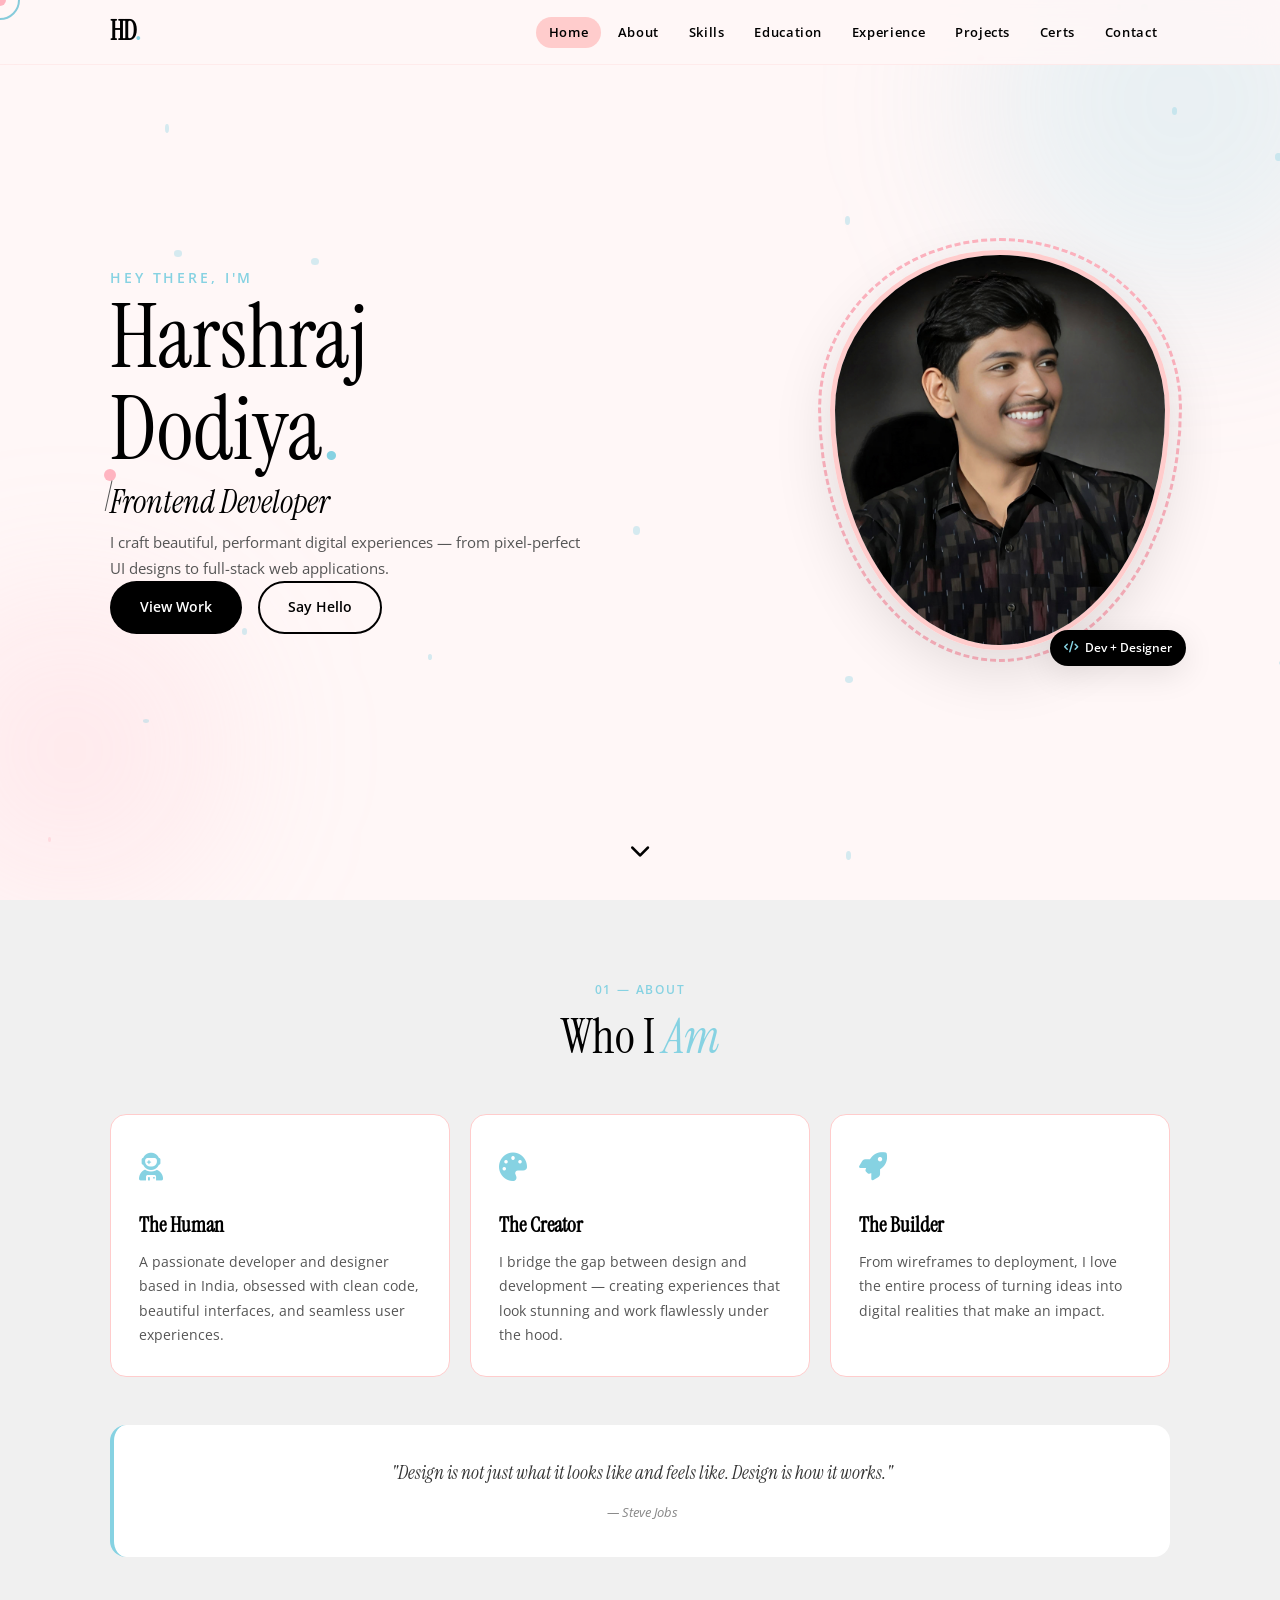
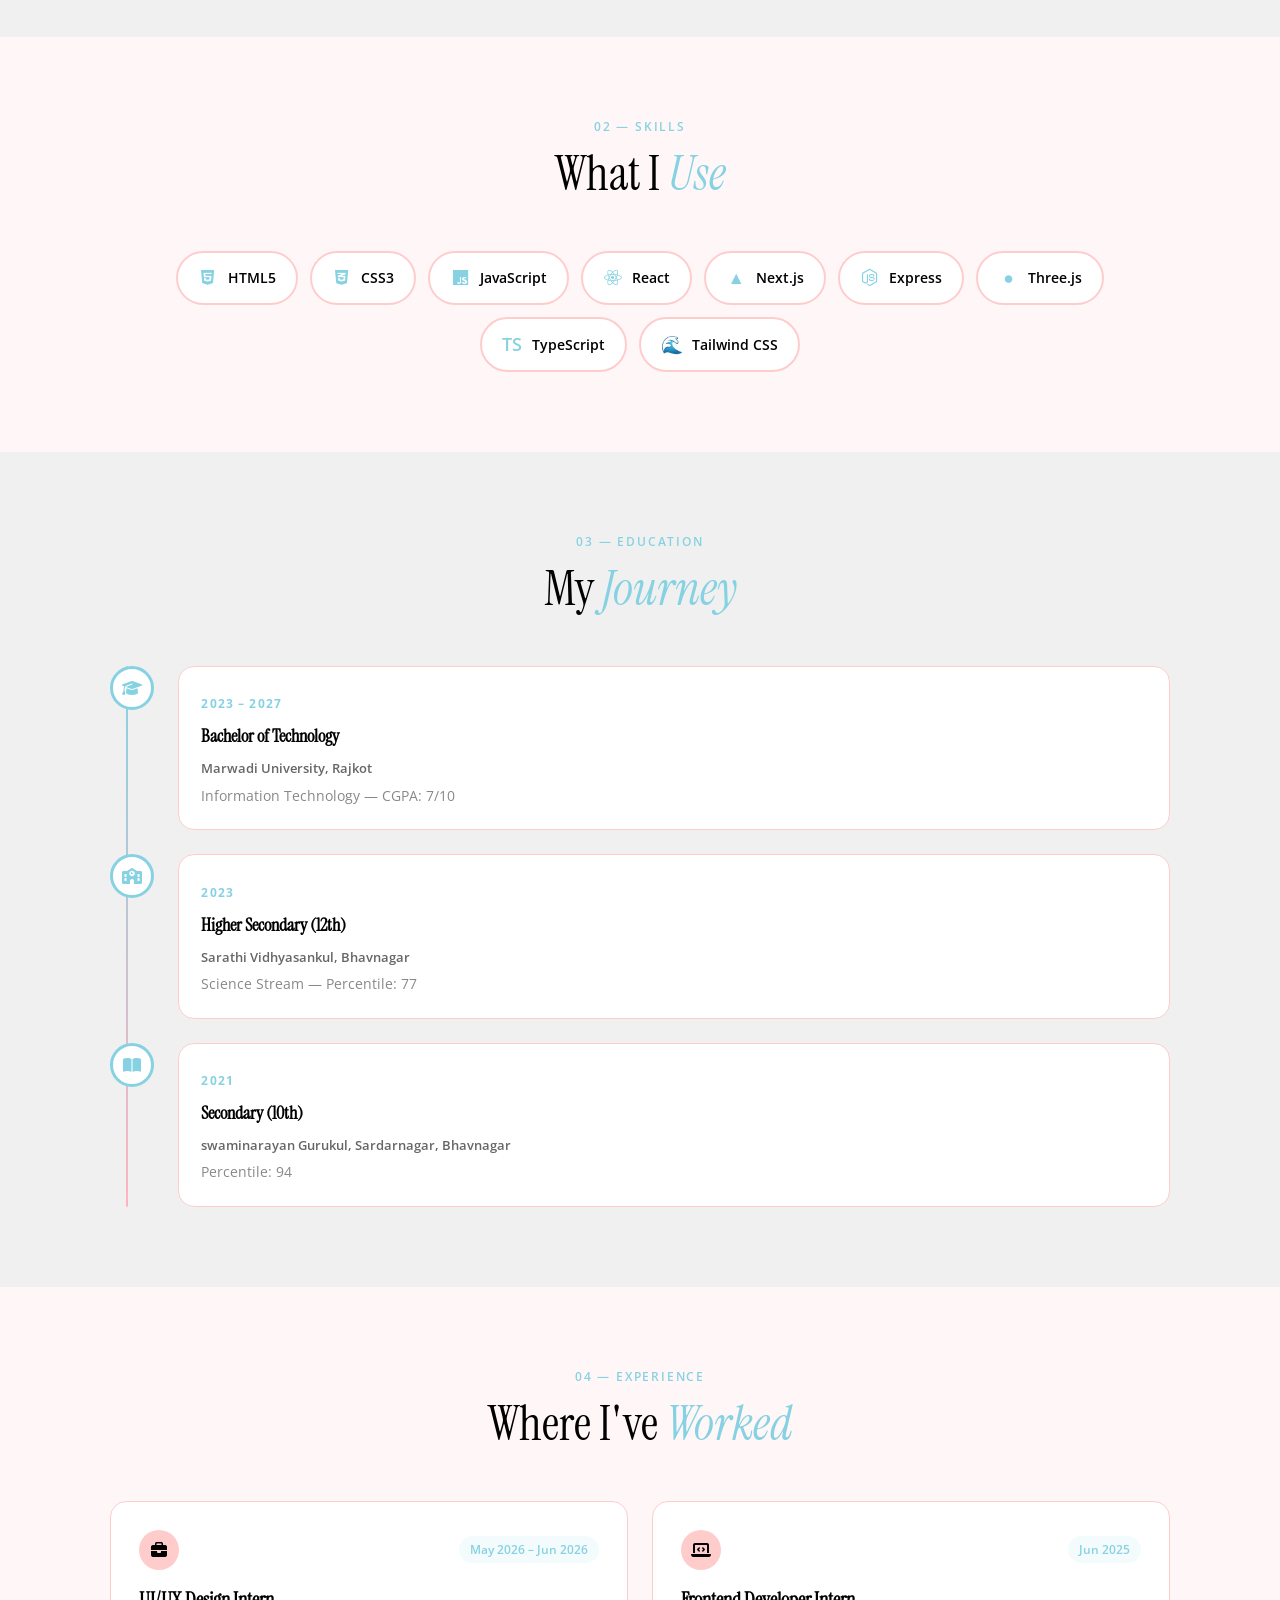
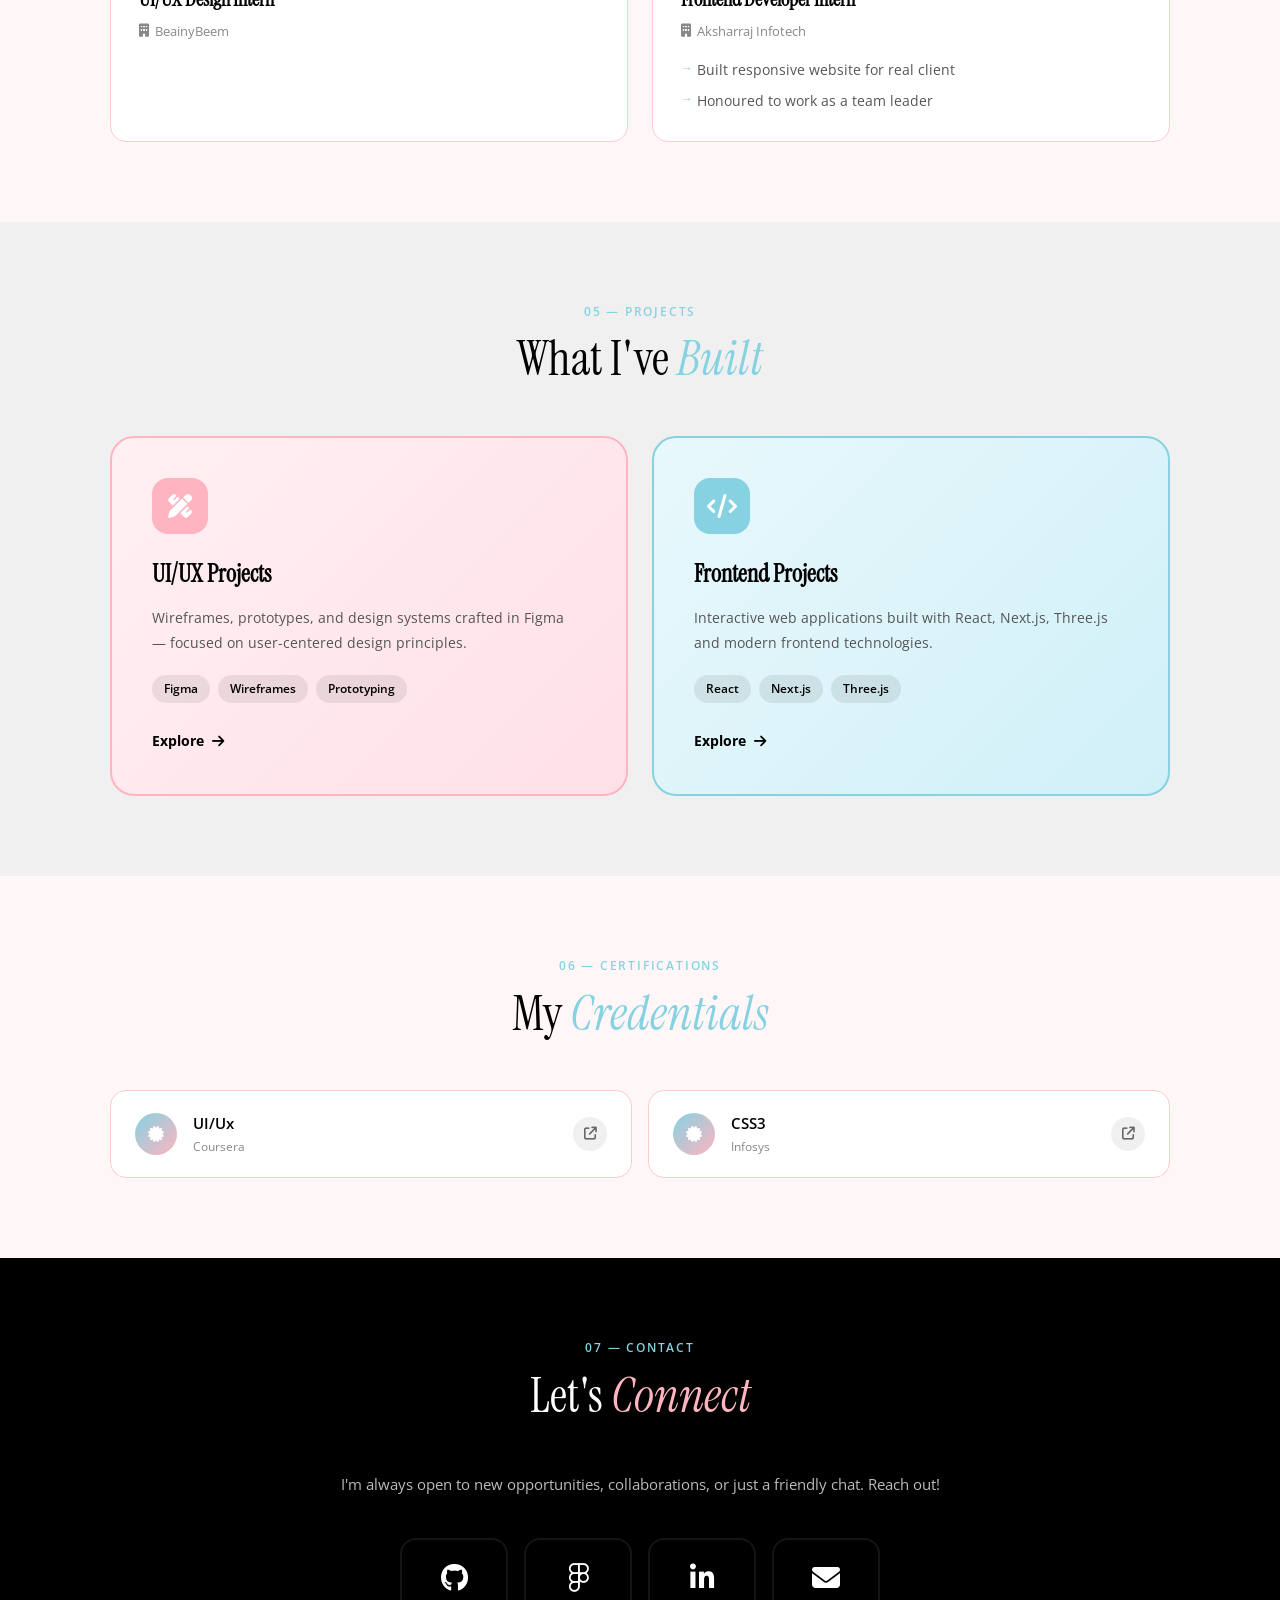
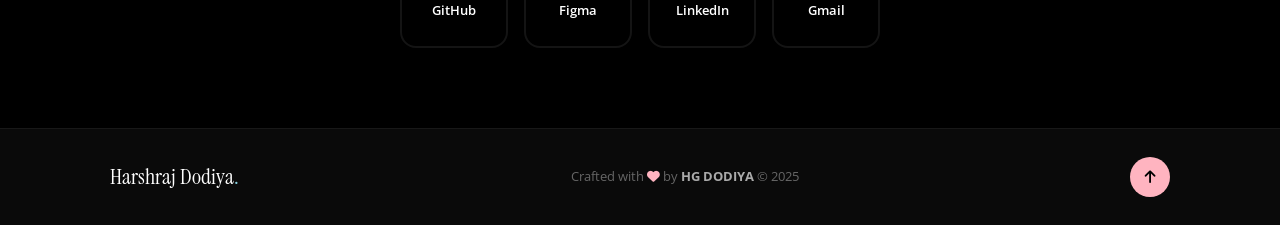
<file: index.html>
<!DOCTYPE html>
<html lang="en">

<head>
  <meta charset="UTF-8" />
  <meta name="viewport" content="width=device-width, initial-scale=1.0" />
  <title>Portfolio | Creative Developer</title>
  <link rel="stylesheet" href="style.css" />
  <link rel="preconnect" href="https://fonts.googleapis.com" />
  <link rel="preconnect" href="https://fonts.gstatic.com" crossorigin />
  <link
    href="https://fonts.googleapis.com/css2?family=Open+Sans:ital,wght@0,300;0,400;0,500;0,600;0,700;1,400&family=Instrument+Serif:ital@0;1&display=swap"
    rel="stylesheet" />
  <link rel="stylesheet" href="https://cdnjs.cloudflare.com/ajax/libs/font-awesome/6.5.1/css/all.min.css" />
</head>

<body>

  <!-- HEADER -->
  <header class="header" id="header">
    <nav class="nav container">
      <a href="#home" class="nav__logo">
        <!-- Replace with your logo image -->
        <span class="logo-text">HD<span class="logo-dot">.</span></span>
      </a>
      <ul class="nav__list" id="navList">
        <li><a href="#home" class="nav__link active">Home</a></li>
        <li><a href="#about" class="nav__link">About</a></li>
        <li><a href="#skills" class="nav__link">Skills</a></li>
        <li><a href="#education" class="nav__link">Education</a></li>
        <li><a href="#experience" class="nav__link">Experience</a></li>
        <li><a href="#projects" class="nav__link">Projects</a></li>
        <li><a href="#certifications" class="nav__link">Certs</a></li>
        <li><a href="#contact" class="nav__link">Contact</a></li>
      </ul>
      <button class="nav__toggle" id="navToggle" aria-label="Toggle menu">
        <i class="fa-solid fa-bars"></i>
      </button>
    </nav>
  </header>

  <main>
    <!-- HOME -->
    <section class="home section" id="home">
      <div class="home__blob-1"></div>
      <div class="home__blob-2"></div>
      <div class="container home__container">
        <div class="home__text">
          <p class="home__greeting reveal">Hey there, I'm</p>
          <h1 class="home__name reveal">Harshraj Dodiya<span class="accent">.</span></h1>
          <h2 class="home__title reveal">
            <span class="typed-text"></span><span class="cursor">|</span>
          </h2>
          <p class="home__desc reveal">
            I craft beautiful, performant digital experiences — from pixel-perfect UI designs to full-stack web
            applications.
          </p>
          <div class="home__btns reveal">
            <a href="#projects" class="btn btn--primary">View Work</a>
            <a href="#contact" class="btn btn--outline">Say Hello</a>
          </div>
        </div>
        <div class="home__img-wrap reveal">
          <div class="home__img-ring"></div>
          <!-- Replace src with your actual photo path -->
          <img src="img/profile.jpeg" alt="Your Name" class="home__img"
            onerror="this.src='https://via.placeholder.com/340x400/ffcccc/000000?text=Your+Photo'" />
          <div class="home__img-badge">
            <i class="fa-solid fa-code"></i>
            <span>Dev + Designer</span>
          </div>
        </div>
      </div>
      <div class="home__scroll">
        <a href="#about"><i class="fa-solid fa-chevron-down bounce"></i></a>
      </div>
    </section>

    <!-- ABOUT -->
    <section class="about section" id="about">
      <div class="container">
        <div class="section__head reveal">
          <span class="section__tag">01 — About</span>
          <h2 class="section__title">Who I <em>Am</em></h2>
        </div>
        <div class="about__grid">
          <div class="about__card reveal">
            <div class="about__icon"><i class="fa-solid fa-user-astronaut"></i></div>
            <h3>The Human</h3>
            <p>A passionate developer and designer based in India, obsessed with clean code, beautiful interfaces, and
              seamless user experiences.</p>
          </div>
          <div class="about__card reveal">
            <div class="about__icon"><i class="fa-solid fa-palette"></i></div>
            <h3>The Creator</h3>
            <p>I bridge the gap between design and development — creating experiences that look stunning and work
              flawlessly under the hood.</p>
          </div>
          <div class="about__card reveal">
            <div class="about__icon"><i class="fa-solid fa-rocket"></i></div>
            <h3>The Builder</h3>
            <p>From wireframes to deployment, I love the entire process of turning ideas into digital realities that
              make an impact.</p>
          </div>
        </div>
        <div class="about__quote reveal">
          <blockquote>"Design is not just what it looks like and feels like. Design is how it works."</blockquote>
          <cite>— Steve Jobs</cite>
        </div>
      </div>
    </section>

    <!-- SKILLS -->
    <section class="skills section" id="skills">
      <div class="container">
        <div class="section__head reveal">
          <span class="section__tag">02 — Skills</span>
          <h2 class="section__title">What I <em>Use</em></h2>
        </div>
        <div class="skills__grid">
          <div class="skill__pill reveal" style="--i:1"><span class="skill__icon"><i
                class="fa-brands fa-html5"></i></span><span>HTML5</span></div>
          <div class="skill__pill reveal" style="--i:2"><span class="skill__icon"><i
                class="fa-brands fa-css3-alt"></i></span><span>CSS3</span></div>
          <div class="skill__pill reveal" style="--i:3"><span class="skill__icon"><i
                class="fa-brands fa-js"></i></span><span>JavaScript</span></div>
          <div class="skill__pill reveal" style="--i:4"><span class="skill__icon"><i
                class="fa-brands fa-react"></i></span><span>React</span></div>
          <div class="skill__pill reveal" style="--i:5"><span class="skill__icon">▲</span><span>Next.js</span></div>
          <div class="skill__pill reveal" style="--i:6"><span class="skill__icon"><i
                class="fa-brands fa-node-js"></i></span><span>Express</span></div>
          <div class="skill__pill reveal" style="--i:7"><span class="skill__icon">●</span><span>Three.js</span></div>
          <div class="skill__pill reveal" style="--i:8"><span class="skill__icon">TS</span><span>TypeScript</span></div>
          <div class="skill__pill reveal" style="--i:9"><span class="skill__icon">🌊</span><span>Tailwind CSS</span>
          </div>
        </div>
      </div>
    </section>

    <!-- EDUCATION -->
    <section class="education section" id="education">
      <div class="container">
        <div class="section__head reveal">
          <span class="section__tag">03 — Education</span>
          <h2 class="section__title">My <em>Journey</em></h2>
        </div>
        <div class="timeline">
          <div class="timeline__item reveal">
            <div class="timeline__dot"><i class="fa-solid fa-graduation-cap"></i></div>
            <div class="timeline__card">
              <span class="timeline__year">2023 – 2027</span>
              <h3 class="timeline__title">Bachelor of Technology</h3>
              <p class="timeline__sub">Marwadi University, Rajkot</p>
              <p class="timeline__desc">Information Technology — CGPA: 7/10</p>
            </div>
          </div>
          <div class="timeline__item reveal">
            <div class="timeline__dot"><i class="fa-solid fa-school"></i></div>
            <div class="timeline__card">
              <span class="timeline__year">2023</span>
              <h3 class="timeline__title">Higher Secondary (12th)</h3>
              <p class="timeline__sub">Sarathi Vidhyasankul, Bhavnagar</p>
              <p class="timeline__desc">Science Stream — Percentile: 77</p>
            </div>
          </div>
          <div class="timeline__item reveal">
            <div class="timeline__dot"><i class="fa-solid fa-book-open"></i></div>
            <div class="timeline__card">
              <span class="timeline__year">2021</span>
              <h3 class="timeline__title">Secondary (10th)</h3>
              <p class="timeline__sub">swaminarayan Gurukul, Sardarnagar, Bhavnagar</p>
              <p class="timeline__desc">Percentile: 94</p>
            </div>
          </div>
        </div>
      </div>
    </section>

    <!-- EXPERIENCE -->
    <section class="experience section" id="experience">
      <div class="container">
        <div class="section__head reveal">
          <span class="section__tag">04 — Experience</span>
          <h2 class="section__title">Where I've <em>Worked</em></h2>
        </div>
        <div class="exp__grid">
          <div class="exp__card reveal">
            <div class="exp__top">
              <div class="exp__icon"><i class="fa-solid fa-briefcase"></i></div>
              <span class="exp__date">May 2026 – Jun 2026</span>
            </div>
            <h3 class="exp__role">UI/UX Design Intern</h3>
            <p class="exp__company"><i class="fa-solid fa-building"></i> BeainyBeem</p>
            <ul class="exp__list">
            </ul>
          </div>
          <div class="exp__card reveal">
            <div class="exp__top">
              <div class="exp__icon"><i class="fa-solid fa-laptop-code"></i></div>
              <span class="exp__date">Jun 2025</span>
            </div>
            <h3 class="exp__role">Frontend Developer Intern</h3>
            <p class="exp__company"><i class="fa-solid fa-building"></i> Aksharraj Infotech</p>
            <ul class="exp__list">
              <li>Built responsive website for real client</li>
              <li>Honoured to work as a team leader</li>
            </ul>
          </div>
        </div>
      </div>
    </section>

    <!-- PROJECTS -->
    <section class="projects section" id="projects">
      <div class="container">
        <div class="section__head reveal">
          <span class="section__tag">05 — Projects</span>
          <h2 class="section__title">What I've <em>Built</em></h2>
        </div>
        <div class="projects__cards">
          <a href="uiuxprojects.html" class="project__card project__card--uiux reveal">
            <div class="project__card-glow"></div>
            <div class="project__card-content">
              <div class="project__icon"><i class="fa-solid fa-pen-ruler"></i></div>
              <h3>UI/UX Projects</h3>
              <p>Wireframes, prototypes, and design systems crafted in Figma — focused on user-centered design
                principles.</p>
              <div class="project__tags">
                <span>Figma</span><span>Wireframes</span><span>Prototyping</span>
              </div>
              <span class="project__cta">Explore <i class="fa-solid fa-arrow-right"></i></span>
            </div>
          </a>
          <a href="frontendprojects.html" class="project__card project__card--frontend reveal">
            <div class="project__card-glow"></div>
            <div class="project__card-content">
              <div class="project__icon"><i class="fa-solid fa-code"></i></div>
              <h3>Frontend Projects</h3>
              <p>Interactive web applications built with React, Next.js, Three.js and modern frontend technologies.</p>
              <div class="project__tags">
                <span>React</span><span>Next.js</span><span>Three.js</span>
              </div>
              <span class="project__cta">Explore <i class="fa-solid fa-arrow-right"></i></span>
            </div>
          </a>
        </div>
      </div>
    </section>

    <!-- CERTIFICATIONS -->
    <section class="certifications section" id="certifications">
      <div class="container">
        <div class="section__head reveal">
          <span class="section__tag">06 — Certifications</span>
          <h2 class="section__title">My <em>Credentials</em></h2>
        </div>
        <div class="cert__grid">
          <div class="cert__card reveal">
            <div class="cert__badge"><i class="fa-solid fa-certificate"></i></div>
            <div class="cert__info">
              <h3>UI/Ux</h3>
              <p>Coursera</p>
            </div>
            <a href="certificates/UIUX.pdf" class="cert__link" title="View Certificate"><i class="fa-solid fa-external-link"></i></a>
          </div>
          <div class="cert__card reveal">
            <div class="cert__badge"><i class="fa-solid fa-certificate"></i></div>
            <div class="cert__info">
              <h3>CSS3</h3>
              <p>Infosys</p>
            </div>
            <a href="certificates/CSS INFOSYS.pdf" class="cert__link" title="View Certificate"><i class="fa-solid fa-external-link"></i></a>
          </div>
        </div>
      </div>
    </section>

    <!-- CONTACT -->
    <section class="contact section" id="contact">
      <div class="container">
        <div class="section__head reveal">
          <span class="section__tag">07 — Contact</span>
          <h2 class="section__title">Let's <em>Connect</em></h2>
        </div>
        <p class="contact__sub reveal">I'm always open to new opportunities, collaborations, or just a friendly chat.
          Reach out!</p>
        <div class="contact__links reveal">
          <a href="https://github.com/harshrajd3002" target="_blank" class="contact__link contact__link--github">
            <i class="fa-brands fa-github"></i>
            <span>GitHub</span>
          </a>
          <a href="https://figma.com/" target="_blank" class="contact__link contact__link--figma">
            <i class="fa-brands fa-figma"></i>
            <span>Figma</span>
          </a>
          <a href="https://linkedin.com/in/harshrajsinhbapu" target="_blank"
            class="contact__link contact__link--linkedin">
            <i class="fa-brands fa-linkedin-in"></i>
            <span>LinkedIn</span>
          </a>
          <a href="mailto:dharshraj39@gmail.com" class="contact__link contact__link--gmail">
            <i class="fa-solid fa-envelope"></i>
            <span>Gmail</span>
          </a>
        </div>
      </div>
    </section>
  </main>

  <!-- FOOTER -->
  <footer class="footer">
    <div class="container footer__inner">
      <a href="#home" class="footer__logo">Harshraj Dodiya<span>.</span></a>
      <p class="footer__copy">Crafted with <i class="fa-solid fa-heart"></i> by <strong>HG DODIYA</strong> © 2025</p>
      <a href="#home" class="footer__top" aria-label="Back to top">
        <i class="fa-solid fa-arrow-up"></i>
      </a>
    </div>
  </footer>

  <script src="script.js"></script>
</body>

</html>
</file>
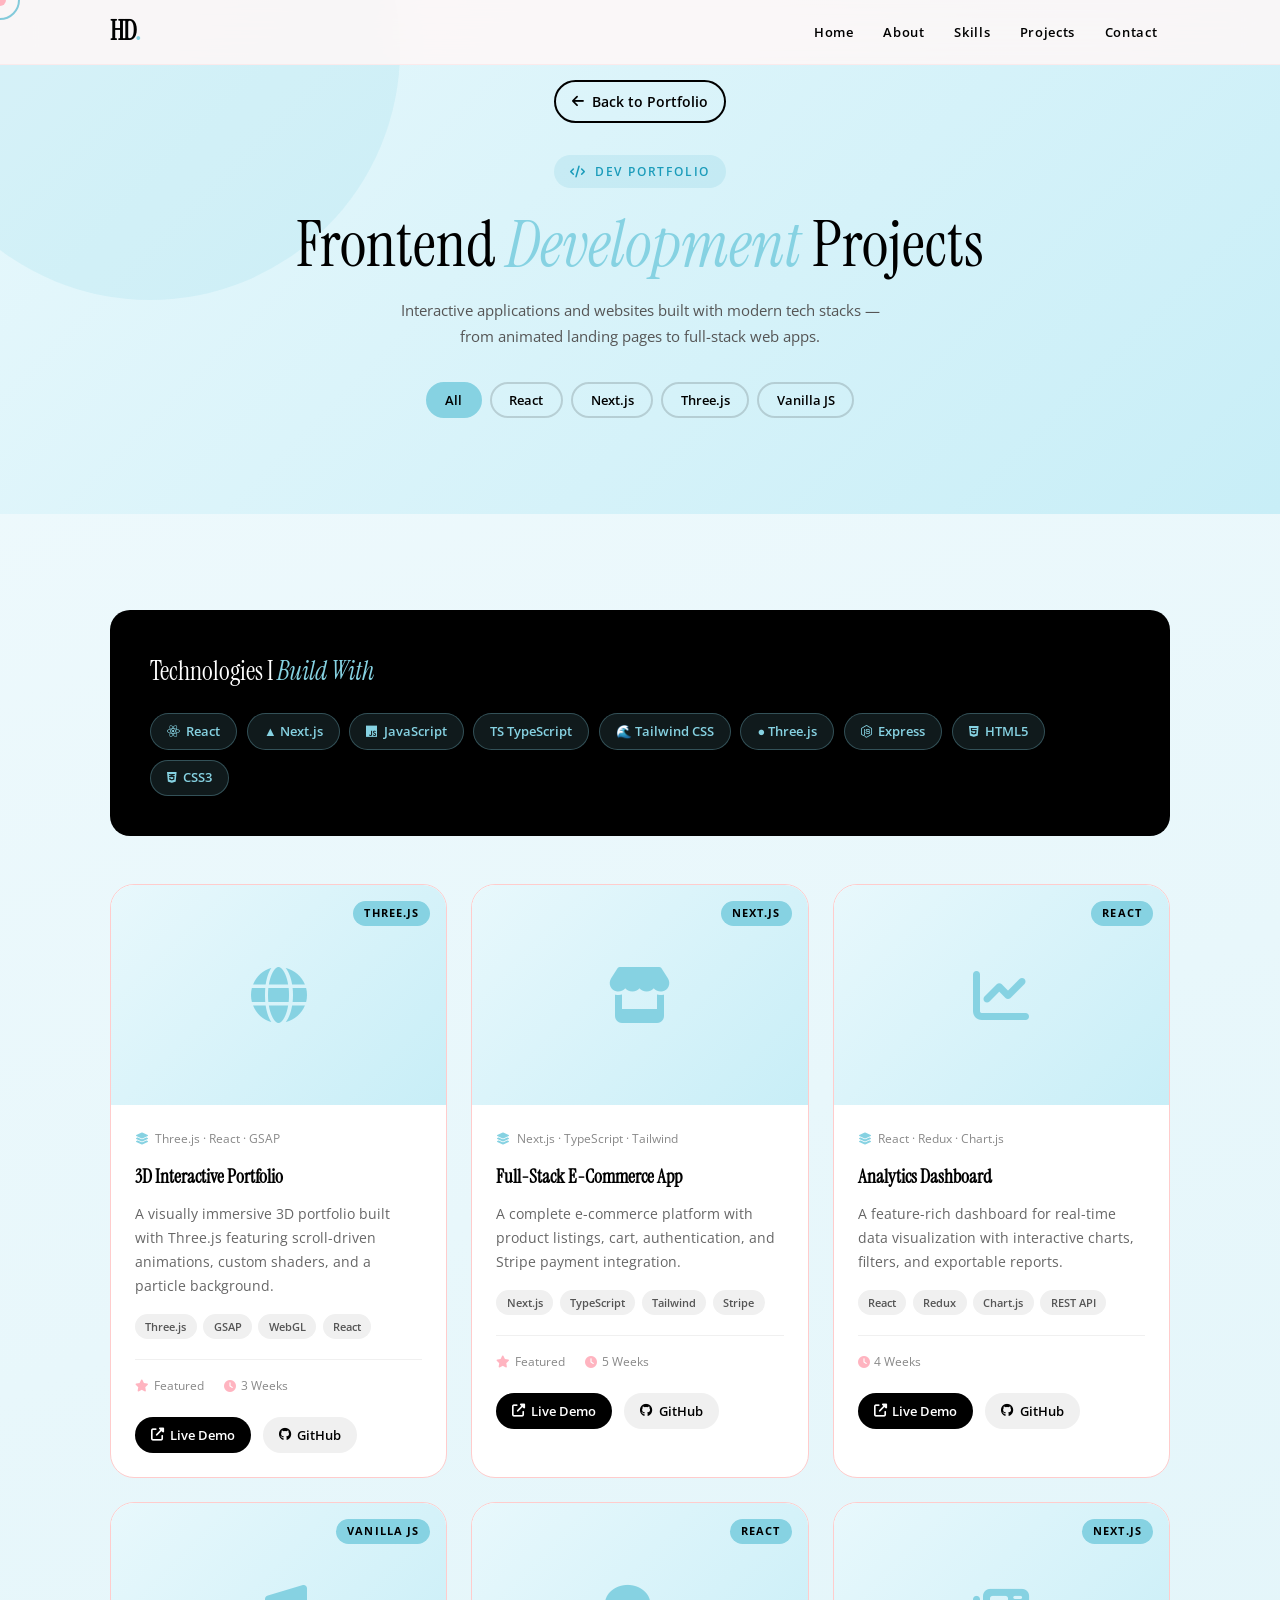
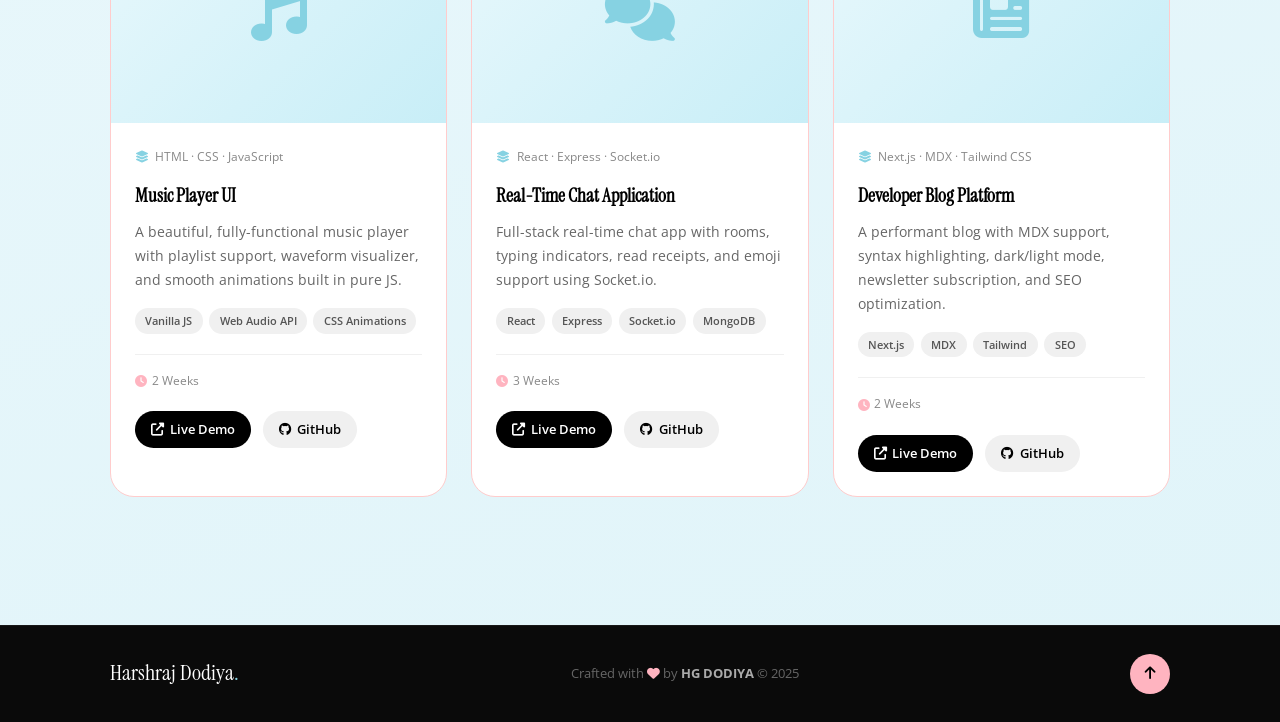
<file: frontendprojects.html>
<!DOCTYPE html>
<html lang="en">

<head>
  <meta charset="UTF-8" />
  <meta name="viewport" content="width=device-width, initial-scale=1.0" />
  <title>Frontend Projects | Portfolio</title>
  <link rel="stylesheet" href="style.css" />
  <link rel="preconnect" href="https://fonts.googleapis.com" />
  <link rel="preconnect" href="https://fonts.gstatic.com" crossorigin />
  <link
    href="https://fonts.googleapis.com/css2?family=Open+Sans:ital,wght@0,300;0,400;0,500;0,600;0,700;1,400&family=Instrument+Serif:ital@0;1&display=swap"
    rel="stylesheet" />
  <link rel="stylesheet" href="https://cdnjs.cloudflare.com/ajax/libs/font-awesome/6.5.1/css/all.min.css" />
  <style>
    .sub-page-fe {
      background: linear-gradient(160deg, #f0fafd 0%, #e0f4f9 100%);
    }

    .fe-hero {
      background: linear-gradient(135deg, #e8f8fc 0%, #c8eef7 100%);
      padding: 5rem 0 3rem;
      text-align: center;
      position: relative;
      overflow: hidden;
    }

    .fe-hero::before {
      content: '';
      position: absolute;
      width: 500px;
      height: 500px;
      border-radius: 50%;
      background: rgba(134, 210, 226, 0.18);
      top: -200px;
      left: -100px;
      animation: floatBlob 8s ease-in-out infinite;
      pointer-events: none;
    }

    @keyframes floatBlob {

      0%,
      100% {
        transform: scale(1) translate(0, 0);
      }

      50% {
        transform: scale(1.05) translate(20px, 15px);
      }
    }

    .fe-hero .hero-tag {
      display: inline-flex;
      align-items: center;
      gap: 0.5rem;
      font-size: 0.75rem;
      font-weight: 600;
      letter-spacing: 0.15em;
      text-transform: uppercase;
      color: #1a9bba;
      background: rgba(26, 155, 186, 0.1);
      padding: 0.4rem 1rem;
      border-radius: 40px;
      margin-bottom: 1.25rem;
    }

    .fe-hero h1 {
      font-family: 'Instrument Serif', serif;
      font-size: clamp(2.2rem, 6vw, 4rem);
      font-weight: 400;
      line-height: 1.15;
      margin-bottom: 1rem;
    }

    .fe-hero h1 em {
      font-style: italic;
      color: #86D2E2;
    }

    .fe-hero p {
      max-width: 500px;
      margin: 0 auto 2rem;
      font-size: 0.95rem;
      color: #555;
    }

    .filter-bar {
      display: flex;
      flex-wrap: wrap;
      gap: 0.5rem;
      justify-content: center;
      margin-bottom: 3rem;
    }

    .filter-btn {
      padding: 0.45rem 1.1rem;
      border-radius: 40px;
      border: 2px solid rgba(0, 0, 0, 0.15);
      background: transparent;
      font-family: 'Open Sans', sans-serif;
      font-size: 0.8rem;
      font-weight: 600;
      cursor: pointer;
      transition: 0.3s;
    }

    .filter-btn:hover,
    .filter-btn.active {
      background: #86D2E2;
      border-color: #86D2E2;
      color: #000;
    }

    /* Image area for FE projects */
    .proj-card__img-area {
      height: 220px;
      background: linear-gradient(135deg, #e8f8fc, #c8eef7);
      display: flex;
      align-items: center;
      justify-content: center;
      font-size: 3.5rem;
      position: relative;
      overflow: hidden;
    }

    .proj-card__img-area img {
      width: 100%;
      height: 100%;
      object-fit: cover;
    }

    .proj-card__img-area .placeholder-icon {
      color: #86D2E2;
    }

    .proj-card__badge {
      position: absolute;
      top: 1rem;
      right: 1rem;
      font-size: 0.68rem;
      font-weight: 700;
      letter-spacing: 0.1em;
      text-transform: uppercase;
      background: #86D2E2;
      color: #000;
      padding: 0.2rem 0.7rem;
      border-radius: 40px;
    }

    .tech-stack {
      display: flex;
      align-items: center;
      gap: 0.4rem;
      font-size: 0.75rem;
      color: #888;
      margin-bottom: 0.75rem;
    }

    .tech-stack i {
      color: #86D2E2;
    }

    .proj-stats {
      display: flex;
      gap: 1.25rem;
      margin-top: 1rem;
      padding-top: 1rem;
      border-top: 1px solid #f0f0f0;
    }

    .proj-stat {
      font-size: 0.75rem;
      color: #888;
      display: flex;
      align-items: center;
      gap: 0.3rem;
    }

    .proj-stat i {
      color: #FFB4C0;
    }

    /* Tech banner */
    .tech-banner {
      background: #000;
      color: #fff;
      padding: 2.5rem;
      border-radius: 20px;
      margin: 0 0 3rem;
    }

    .tech-banner h2 {
      font-family: 'Instrument Serif', serif;
      font-size: 1.6rem;
      font-weight: 400;
      margin-bottom: 1.25rem;
    }

    .tech-banner h2 em {
      font-style: italic;
      color: #86D2E2;
    }

    .tech-chips {
      display: flex;
      flex-wrap: wrap;
      gap: 0.6rem;
    }

    .tech-chip {
      padding: 0.4rem 1rem;
      border-radius: 40px;
      background: rgba(134, 210, 226, 0.12);
      border: 1px solid rgba(134, 210, 226, 0.3);
      font-size: 0.8rem;
      font-weight: 600;
      color: #86D2E2;
      display: flex;
      align-items: center;
      gap: 0.4rem;
      transition: 0.3s;
    }

    .tech-chip:hover {
      background: rgba(134, 210, 226, 0.25);
      transform: translateY(-2px);
    }
  </style>
</head>

<body class="sub-page-fe">

  <!-- HEADER -->
  <header class="header" id="header">
    <nav class="nav container">
      <a href="index.html" class="nav__logo">
        <span class="logo-text">HD<span class="logo-dot">.</span></span>
      </a>
      <ul class="nav__list" id="navList">
        <li><a href="index.html#home" class="nav__link">Home</a></li>
        <li><a href="index.html#about" class="nav__link">About</a></li>
        <li><a href="index.html#skills" class="nav__link">Skills</a></li>
        <li><a href="index.html#projects" class="nav__link">Projects</a></li>
        <li><a href="index.html#contact" class="nav__link">Contact</a></li>
      </ul>
      <button class="nav__toggle" id="navToggle" aria-label="Toggle menu">
        <i class="fa-solid fa-bars"></i>
      </button>
    </nav>
  </header>

  <main>
    <!-- HERO -->
    <section class="fe-hero">
      <div class="container">
        <div class="reveal">
          <a href="index.html#projects" class="back-btn">
            <i class="fa-solid fa-arrow-left"></i> Back to Portfolio
          </a>
        </div>
        <div class="hero-tag reveal">
          <i class="fa-solid fa-code"></i> Dev Portfolio
        </div>
        <h1 class="reveal">Frontend <em>Development</em> Projects</h1>
        <p class="reveal">Interactive applications and websites built with modern tech stacks — from animated landing
          pages to full-stack web apps.</p>

        <!-- Filter -->
        <div class="filter-bar reveal">
          <button class="filter-btn active" data-filter="all">All</button>
          <button class="filter-btn" data-filter="react">React</button>
          <button class="filter-btn" data-filter="next">Next.js</button>
          <button class="filter-btn" data-filter="three">Three.js</button>
          <button class="filter-btn" data-filter="vanilla">Vanilla JS</button>
        </div>
      </div>
    </section>

    <section class="section sub-page">
      <div class="container">

        <!-- Tech Banner -->
        <div class="tech-banner reveal">
          <h2>Technologies I <em>Build With</em></h2>
          <div class="tech-chips">
            <span class="tech-chip"><i class="fa-brands fa-react"></i> React</span>
            <span class="tech-chip">▲ Next.js</span>
            <span class="tech-chip"><i class="fa-brands fa-js"></i> JavaScript</span>
            <span class="tech-chip">TS TypeScript</span>
            <span class="tech-chip">🌊 Tailwind CSS</span>
            <span class="tech-chip">● Three.js</span>
            <span class="tech-chip"><i class="fa-brands fa-node-js"></i> Express</span>
            <span class="tech-chip"><i class="fa-brands fa-html5"></i> HTML5</span>
            <span class="tech-chip"><i class="fa-brands fa-css3-alt"></i> CSS3</span>
          </div>
        </div>

        <!-- Projects Grid -->
        <div class="projects-grid" id="projectsGrid">

          <!-- Project 1 -->
          <div class="proj-card reveal" data-category="three">
            <div class="proj-card__img-area">
              <!-- <img src="3d-project.jpg" alt="3D Portfolio"> -->
              <i class="fa-solid fa-globe placeholder-icon"></i>
              <span class="proj-card__badge">Three.js</span>
            </div>
            <div class="proj-card__body">
              <div class="tech-stack">
                <i class="fa-solid fa-layer-group"></i> Three.js · React · GSAP
              </div>
              <h3>3D Interactive Portfolio</h3>
              <p>A visually immersive 3D portfolio built with Three.js featuring scroll-driven animations, custom
                shaders, and a particle background.</p>
              <div class="proj-card__tags">
                <span>Three.js</span><span>GSAP</span><span>WebGL</span><span>React</span>
              </div>
              <div class="proj-stats">
                <span class="proj-stat"><i class="fa-solid fa-star"></i> Featured</span>
                <span class="proj-stat"><i class="fa-solid fa-clock"></i> 3 Weeks</span>
              </div>
              <div class="proj-card__links" style="margin-top:1.25rem;">
                <a href="#" class="link-demo"><i class="fa-solid fa-up-right-from-square"></i> Live Demo</a>
                <a href="#" class="link-code"><i class="fa-brands fa-github"></i> GitHub</a>
              </div>
            </div>
          </div>

          <!-- Project 2 -->
          <div class="proj-card reveal" data-category="next">
            <div class="proj-card__img-area">
              <i class="fa-solid fa-store placeholder-icon"></i>
              <span class="proj-card__badge">Next.js</span>
            </div>
            <div class="proj-card__body">
              <div class="tech-stack">
                <i class="fa-solid fa-layer-group"></i> Next.js · TypeScript · Tailwind
              </div>
              <h3>Full-Stack E-Commerce App</h3>
              <p>A complete e-commerce platform with product listings, cart, authentication, and Stripe payment
                integration.</p>
              <div class="proj-card__tags">
                <span>Next.js</span><span>TypeScript</span><span>Tailwind</span><span>Stripe</span>
              </div>
              <div class="proj-stats">
                <span class="proj-stat"><i class="fa-solid fa-star"></i> Featured</span>
                <span class="proj-stat"><i class="fa-solid fa-clock"></i> 5 Weeks</span>
              </div>
              <div class="proj-card__links" style="margin-top:1.25rem;">
                <a href="#" class="link-demo"><i class="fa-solid fa-up-right-from-square"></i> Live Demo</a>
                <a href="#" class="link-code"><i class="fa-brands fa-github"></i> GitHub</a>
              </div>
            </div>
          </div>

          <!-- Project 3 -->
          <div class="proj-card reveal" data-category="react">
            <div class="proj-card__img-area">
              <i class="fa-solid fa-chart-line placeholder-icon"></i>
              <span class="proj-card__badge">React</span>
            </div>
            <div class="proj-card__body">
              <div class="tech-stack">
                <i class="fa-solid fa-layer-group"></i> React · Redux · Chart.js
              </div>
              <h3>Analytics Dashboard</h3>
              <p>A feature-rich dashboard for real-time data visualization with interactive charts, filters, and
                exportable reports.</p>
              <div class="proj-card__tags">
                <span>React</span><span>Redux</span><span>Chart.js</span><span>REST API</span>
              </div>
              <div class="proj-stats">
                <span class="proj-stat"><i class="fa-solid fa-clock"></i> 4 Weeks</span>
              </div>
              <div class="proj-card__links" style="margin-top:1.25rem;">
                <a href="#" class="link-demo"><i class="fa-solid fa-up-right-from-square"></i> Live Demo</a>
                <a href="#" class="link-code"><i class="fa-brands fa-github"></i> GitHub</a>
              </div>
            </div>
          </div>

          <!-- Project 4 -->
          <div class="proj-card reveal" data-category="vanilla">
            <div class="proj-card__img-area">
              <i class="fa-solid fa-music placeholder-icon"></i>
              <span class="proj-card__badge">Vanilla JS</span>
            </div>
            <div class="proj-card__body">
              <div class="tech-stack">
                <i class="fa-solid fa-layer-group"></i> HTML · CSS · JavaScript
              </div>
              <h3>Music Player UI</h3>
              <p>A beautiful, fully-functional music player with playlist support, waveform visualizer, and smooth
                animations built in pure JS.</p>
              <div class="proj-card__tags">
                <span>Vanilla JS</span><span>Web Audio API</span><span>CSS Animations</span>
              </div>
              <div class="proj-stats">
                <span class="proj-stat"><i class="fa-solid fa-clock"></i> 2 Weeks</span>
              </div>
              <div class="proj-card__links" style="margin-top:1.25rem;">
                <a href="#" class="link-demo"><i class="fa-solid fa-up-right-from-square"></i> Live Demo</a>
                <a href="#" class="link-code"><i class="fa-brands fa-github"></i> GitHub</a>
              </div>
            </div>
          </div>

          <!-- Project 5 -->
          <div class="proj-card reveal" data-category="react">
            <div class="proj-card__img-area">
              <i class="fa-solid fa-comments placeholder-icon"></i>
              <span class="proj-card__badge">React</span>
            </div>
            <div class="proj-card__body">
              <div class="tech-stack">
                <i class="fa-solid fa-layer-group"></i> React · Express · Socket.io
              </div>
              <h3>Real-Time Chat Application</h3>
              <p>Full-stack real-time chat app with rooms, typing indicators, read receipts, and emoji support using
                Socket.io.</p>
              <div class="proj-card__tags">
                <span>React</span><span>Express</span><span>Socket.io</span><span>MongoDB</span>
              </div>
              <div class="proj-stats">
                <span class="proj-stat"><i class="fa-solid fa-clock"></i> 3 Weeks</span>
              </div>
              <div class="proj-card__links" style="margin-top:1.25rem;">
                <a href="#" class="link-demo"><i class="fa-solid fa-up-right-from-square"></i> Live Demo</a>
                <a href="#" class="link-code"><i class="fa-brands fa-github"></i> GitHub</a>
              </div>
            </div>
          </div>

          <!-- Project 6 -->
          <div class="proj-card reveal" data-category="next">
            <div class="proj-card__img-area">
              <i class="fa-solid fa-newspaper placeholder-icon"></i>
              <span class="proj-card__badge">Next.js</span>
            </div>
            <div class="proj-card__body">
              <div class="tech-stack">
                <i class="fa-solid fa-layer-group"></i> Next.js · MDX · Tailwind CSS
              </div>
              <h3>Developer Blog Platform</h3>
              <p>A performant blog with MDX support, syntax highlighting, dark/light mode, newsletter subscription, and
                SEO optimization.</p>
              <div class="proj-card__tags">
                <span>Next.js</span><span>MDX</span><span>Tailwind</span><span>SEO</span>
              </div>
              <div class="proj-stats">
                <span class="proj-stat"><i class="fa-solid fa-clock"></i> 2 Weeks</span>
              </div>
              <div class="proj-card__links" style="margin-top:1.25rem;">
                <a href="#" class="link-demo"><i class="fa-solid fa-up-right-from-square"></i> Live Demo</a>
                <a href="#" class="link-code"><i class="fa-brands fa-github"></i> GitHub</a>
              </div>
            </div>
          </div>

        </div><!-- /projectsGrid -->
      </div>
    </section>
  </main>

  <!-- FOOTER -->
  <footer class="footer">
    <div class="container footer__inner">
      <a href="index.html" class="footer__logo">Harshraj Dodiya<span>.</span></a>
      <p class="footer__copy">Crafted with <i class="fa-solid fa-heart"></i> by <strong>HG DODIYA</strong> © 2025</p>
      <a href="#" class="footer__top" aria-label="Back to top"><i class="fa-solid fa-arrow-up"></i></a>
    </div>
  </footer>

  <script src="script.js"></script>
  <script>
    // Filter functionality
    const filterBtns = document.querySelectorAll('.filter-btn');
    const cards = document.querySelectorAll('#projectsGrid .proj-card');

    filterBtns.forEach(btn => {
      btn.addEventListener('click', () => {
        filterBtns.forEach(b => b.classList.remove('active'));
        btn.classList.add('active');

        const filter = btn.dataset.filter;
        cards.forEach(card => {
          const cat = card.dataset.category;
          if (filter === 'all' || cat === filter) {
            card.style.display = '';
            card.style.animation = 'fadeInUp 0.4s ease forwards';
          } else {
            card.style.display = 'none';
          }
        });
      });
    });

    const st = document.createElement('style');
    st.textContent = `
      @keyframes fadeInUp {
        from { opacity:0; transform:translateY(20px); }
        to   { opacity:1; transform:translateY(0); }
      }
    `;
    document.head.appendChild(st);
  </script>
</body>

</html>
</file>
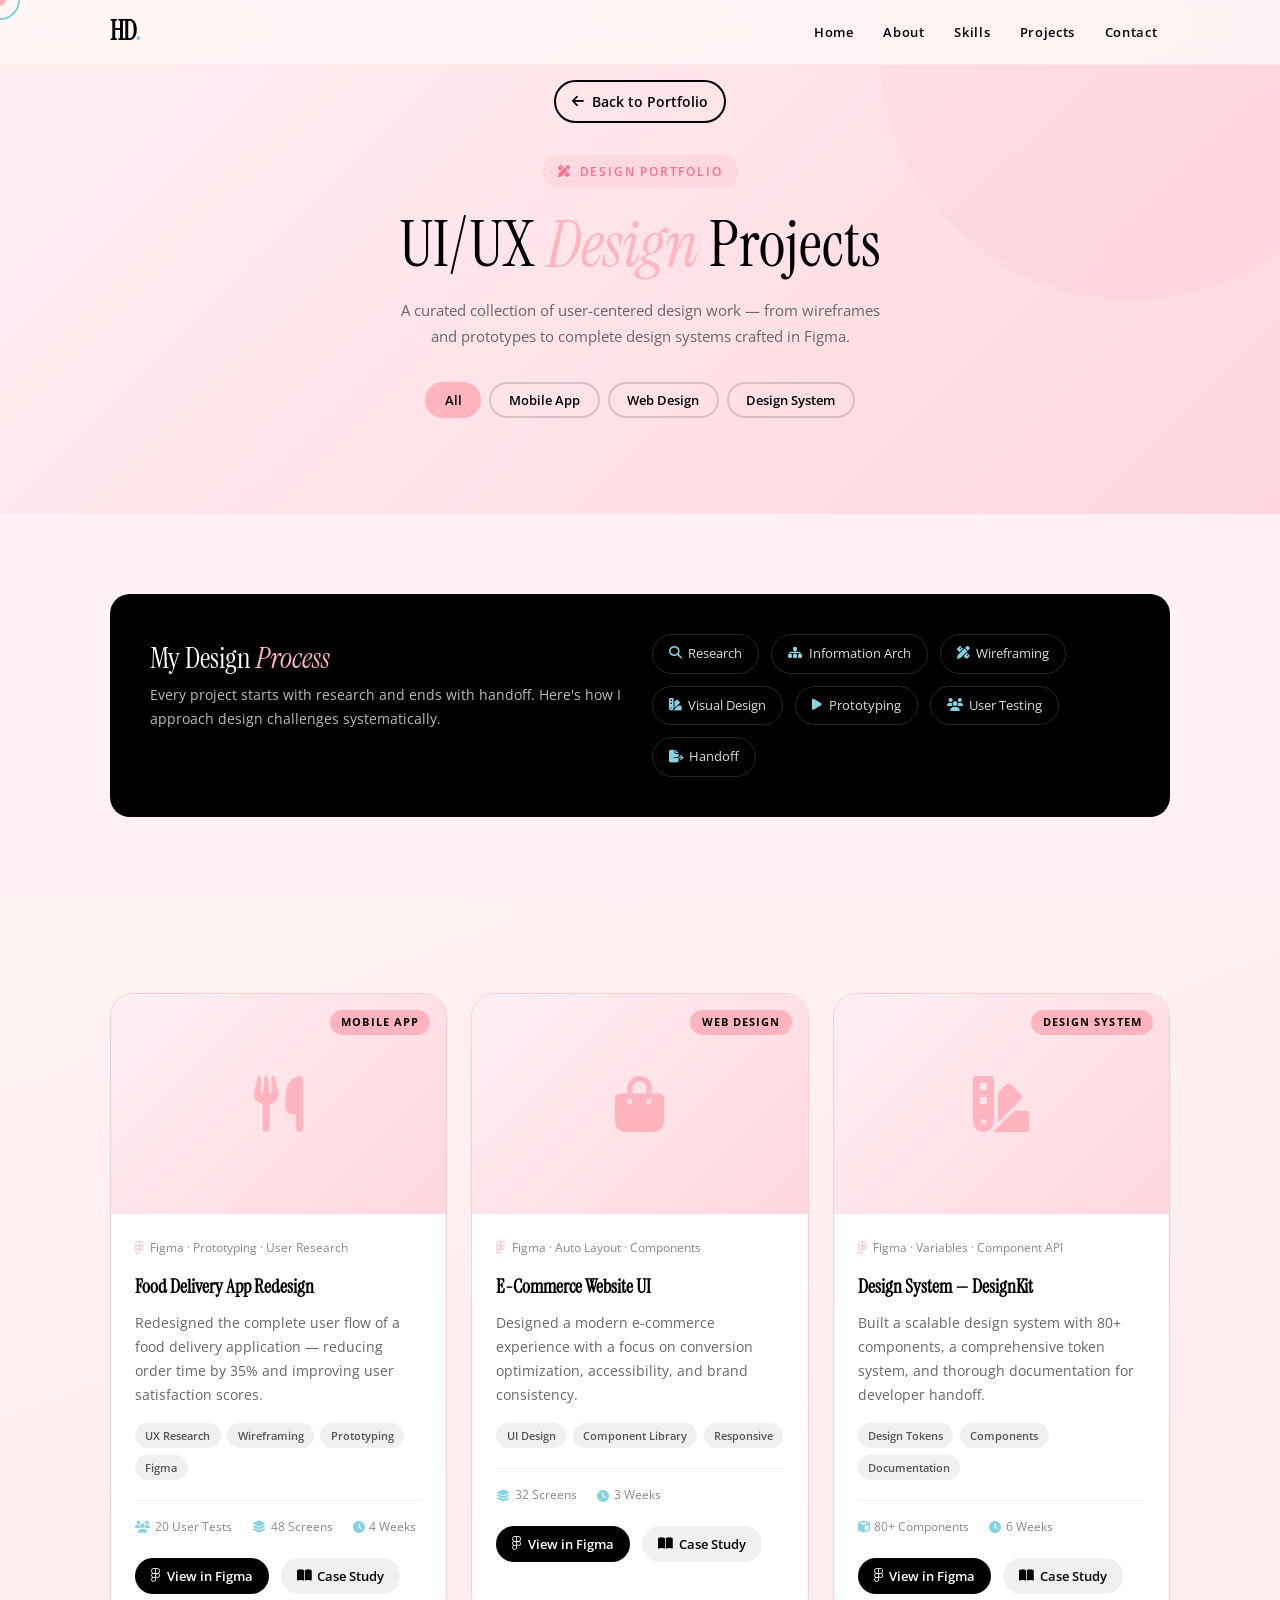
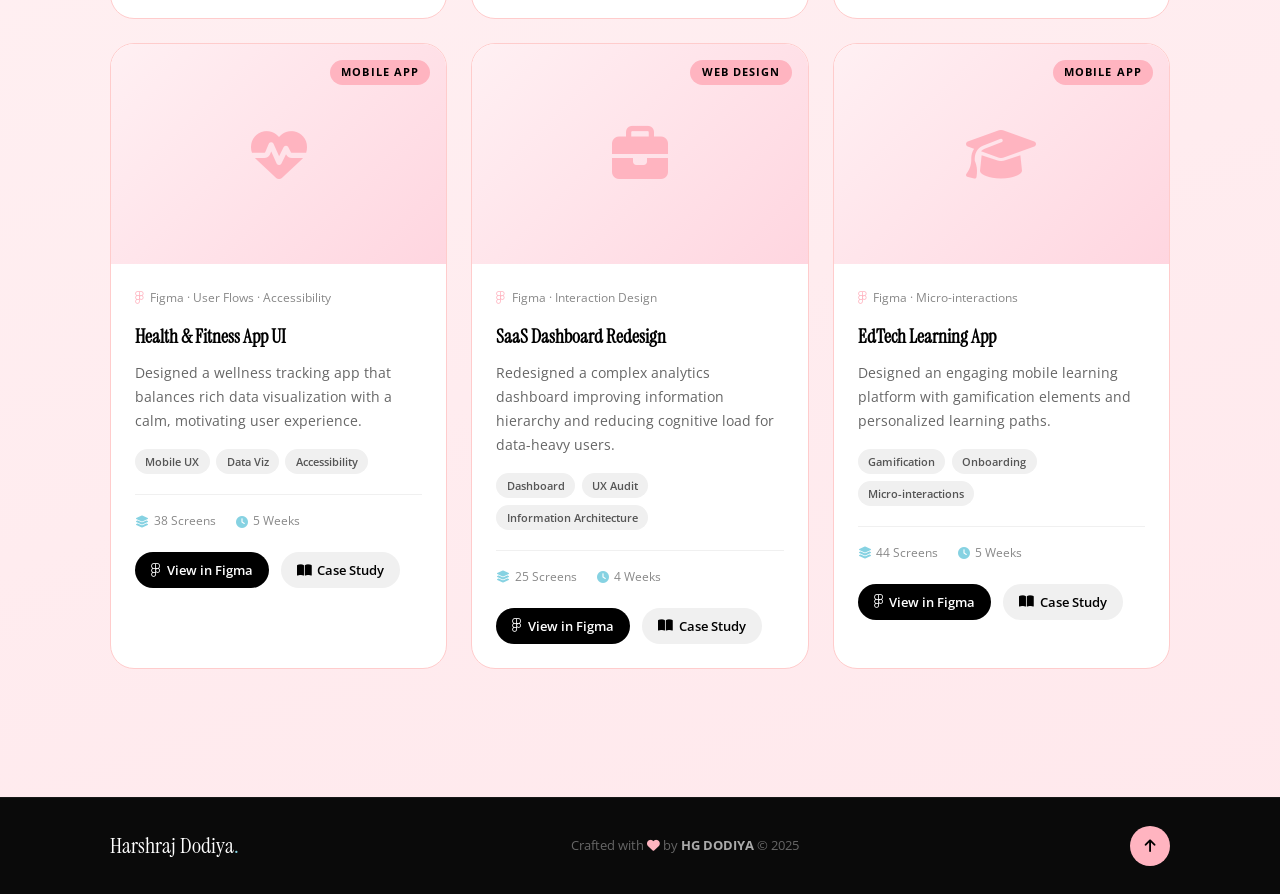
<file: uiuxprojects.html>
<!DOCTYPE html>
<html lang="en">
<head>
  <meta charset="UTF-8" />
  <meta name="viewport" content="width=device-width, initial-scale=1.0"/>
  <title>UI/UX Projects | Portfolio</title>
  <link rel="stylesheet" href="style.css" />
  <link rel="preconnect" href="https://fonts.googleapis.com" />
  <link rel="preconnect" href="https://fonts.gstatic.com" crossorigin />
  <link href="https://fonts.googleapis.com/css2?family=Open+Sans:ital,wght@0,300;0,400;0,500;0,600;0,700;1,400&family=Instrument+Serif:ital@0;1&display=swap" rel="stylesheet"/>
  <link rel="stylesheet" href="https://cdnjs.cloudflare.com/ajax/libs/font-awesome/6.5.1/css/all.min.css"/>
  <style>
    /* Sub-page specific extras */
    .sub-page-uiux {
      background: linear-gradient(160deg, #fff7f7 0%, #ffe8ec 100%);
    }

    .uiux-hero {
      background: linear-gradient(135deg, #fff0f3, #ffd6e0);
      padding: 5rem 0 3rem;
      text-align: center;
      position: relative;
      overflow: hidden;
    }
    .uiux-hero::before {
      content: '';
      position: absolute;
      width: 500px; height: 500px;
      border-radius: 50%;
      background: rgba(255,180,192,0.15);
      top: -200px; right: -100px;
      animation: floatBlob 8s ease-in-out infinite;
      pointer-events: none;
    }
    @keyframes floatBlob {
      0%,100% { transform: scale(1) translate(0,0); }
      50%      { transform: scale(1.05) translate(-20px, 15px); }
    }

    .uiux-hero .hero-tag {
      display: inline-flex;
      align-items: center;
      gap: 0.5rem;
      font-size: 0.75rem;
      font-weight: 600;
      letter-spacing: 0.15em;
      text-transform: uppercase;
      color: #FF6B8A;
      background: rgba(255,107,138,0.1);
      padding: 0.4rem 1rem;
      border-radius: 40px;
      margin-bottom: 1.25rem;
    }
    .uiux-hero h1 {
      font-family: 'Instrument Serif', serif;
      font-size: clamp(2.2rem, 6vw, 4rem);
      font-weight: 400;
      line-height: 1.15;
      margin-bottom: 1rem;
    }
    .uiux-hero h1 em { font-style: italic; color: #FFB4C0; }
    .uiux-hero p {
      max-width: 500px;
      margin: 0 auto 2rem;
      font-size: 0.95rem;
      color: #666;
    }

    .filter-bar {
      display: flex;
      flex-wrap: wrap;
      gap: 0.5rem;
      justify-content: center;
      margin-bottom: 3rem;
    }
    .filter-btn {
      padding: 0.45rem 1.1rem;
      border-radius: 40px;
      border: 2px solid rgba(0,0,0,0.15);
      background: transparent;
      font-family: 'Open Sans', sans-serif;
      font-size: 0.8rem;
      font-weight: 600;
      cursor: pointer;
      transition: 0.3s;
    }
    .filter-btn:hover,
    .filter-btn.active {
      background: #FFB4C0;
      border-color: #FFB4C0;
      color: #000;
    }

    /* Project cards for sub-page */
    .proj-card__img-area {
      height: 220px;
      background: linear-gradient(135deg, #fff0f3, #ffd6e0);
      display: flex;
      align-items: center;
      justify-content: center;
      font-size: 3.5rem;
      position: relative;
      overflow: hidden;
    }
    .proj-card__img-area img {
      width: 100%;
      height: 100%;
      object-fit: cover;
    }
    .proj-card__img-area .placeholder-icon {
      color: #FFB4C0;
    }
    .proj-card__badge {
      position: absolute;
      top: 1rem; right: 1rem;
      font-size: 0.68rem;
      font-weight: 700;
      letter-spacing: 0.1em;
      text-transform: uppercase;
      background: #FFB4C0;
      color: #000;
      padding: 0.2rem 0.7rem;
      border-radius: 40px;
    }

    .tools-used {
      display: flex;
      align-items: center;
      gap: 0.4rem;
      font-size: 0.75rem;
      color: #888;
      margin-bottom: 0.75rem;
    }
    .tools-used i { color: #FFB4C0; }

    .proj-stats {
      display: flex;
      gap: 1.25rem;
      margin-top: 1rem;
      padding-top: 1rem;
      border-top: 1px solid #f0f0f0;
    }
    .proj-stat {
      font-size: 0.75rem;
      color: #888;
      display: flex;
      align-items: center;
      gap: 0.3rem;
    }
    .proj-stat i { color: #86D2E2; }

    /* Case study card */
    .case-study {
      background: #000;
      color: #fff;
      border-radius: 20px;
      padding: 2.5rem;
      margin: 3rem 0;
      display: grid;
      gap: 1.5rem;
    }
    .case-study h2 {
      font-family: 'Instrument Serif', serif;
      font-size: 1.8rem;
      font-weight: 400;
    }
    .case-study h2 em { color: #FFB4C0; font-style: italic; }
    .case-study p { color: #bbb; font-size: 0.9rem; }
    .case-study__steps {
      display: flex;
      flex-wrap: wrap;
      gap: 0.75rem;
    }
    .case-step {
      padding: 0.5rem 1rem;
      border-radius: 40px;
      border: 1px solid rgba(255,255,255,0.15);
      font-size: 0.8rem;
      display: flex;
      align-items: center;
      gap: 0.4rem;
      color: #ddd;
    }
    .case-step i { color: #86D2E2; }

    @media (min-width: 640px) {
      .case-study { grid-template-columns: 1fr 1fr; }
    }
  </style>
</head>
<body class="sub-page-uiux">

  <!-- HEADER -->
  <header class="header" id="header">
    <nav class="nav container">
      <a href="index.html" class="nav__logo">
        <span class="logo-text">HD<span class="logo-dot">.</span></span>
      </a>
      <ul class="nav__list" id="navList">
        <li><a href="index.html#home" class="nav__link">Home</a></li>
        <li><a href="index.html#about" class="nav__link">About</a></li>
        <li><a href="index.html#skills" class="nav__link">Skills</a></li>
        <li><a href="index.html#projects" class="nav__link">Projects</a></li>
        <li><a href="index.html#contact" class="nav__link">Contact</a></li>
      </ul>
      <button class="nav__toggle" id="navToggle" aria-label="Toggle menu">
        <i class="fa-solid fa-bars"></i>
      </button>
    </nav>
  </header>

  <main>
    <!-- HERO -->
    <section class="uiux-hero">
      <div class="container">
        <div class="reveal">
          <a href="index.html#projects" class="back-btn">
            <i class="fa-solid fa-arrow-left"></i> Back to Portfolio
          </a>
        </div>
        <div class="hero-tag reveal">
          <i class="fa-solid fa-pen-ruler"></i> Design Portfolio
        </div>
        <h1 class="reveal">UI/UX <em>Design</em> Projects</h1>
        <p class="reveal">A curated collection of user-centered design work — from wireframes and prototypes to complete design systems crafted in Figma.</p>

        <!-- Filter Buttons -->
        <div class="filter-bar reveal">
          <button class="filter-btn active" data-filter="all">All</button>
          <button class="filter-btn" data-filter="app">Mobile App</button>
          <button class="filter-btn" data-filter="web">Web Design</button>
          <button class="filter-btn" data-filter="system">Design System</button>
        </div>
      </div>
    </section>

    <!-- DESIGN PROCESS STRIP -->
    <section class="section" style="padding: 2rem 0; background: #fff0f3;">
      <div class="container">
        <div class="case-study reveal">
          <div>
            <h2>My Design <em>Process</em></h2>
            <p>Every project starts with research and ends with handoff. Here's how I approach design challenges systematically.</p>
          </div>
          <div>
            <div class="case-study__steps">
              <div class="case-step"><i class="fa-solid fa-magnifying-glass"></i> Research</div>
              <div class="case-step"><i class="fa-solid fa-sitemap"></i> Information Arch</div>
              <div class="case-step"><i class="fa-solid fa-pencil-ruler"></i> Wireframing</div>
              <div class="case-step"><i class="fa-solid fa-swatchbook"></i> Visual Design</div>
              <div class="case-step"><i class="fa-solid fa-play"></i> Prototyping</div>
              <div class="case-step"><i class="fa-solid fa-users"></i> User Testing</div>
              <div class="case-step"><i class="fa-solid fa-file-export"></i> Handoff</div>
            </div>
          </div>
        </div>
      </div>
    </section>

    <!-- PROJECTS GRID -->
    <section class="section sub-page">
      <div class="container">
        <div class="projects-grid" id="projectsGrid">

          <!-- Project 1 -->
          <div class="proj-card reveal" data-category="app">
            <div class="proj-card__img-area">
              <!-- <img src="your-project-screenshot.jpg" alt="Food Delivery App"> -->
              <i class="fa-solid fa-utensils placeholder-icon"></i>
              <span class="proj-card__badge">Mobile App</span>
            </div>
            <div class="proj-card__body">
              <div class="tools-used">
                <i class="fa-brands fa-figma"></i> Figma · Prototyping · User Research
              </div>
              <h3>Food Delivery App Redesign</h3>
              <p>Redesigned the complete user flow of a food delivery application — reducing order time by 35% and improving user satisfaction scores.</p>
              <div class="proj-card__tags">
                <span>UX Research</span><span>Wireframing</span><span>Prototyping</span><span>Figma</span>
              </div>
              <div class="proj-stats">
                <span class="proj-stat"><i class="fa-solid fa-users"></i> 20 User Tests</span>
                <span class="proj-stat"><i class="fa-solid fa-layer-group"></i> 48 Screens</span>
                <span class="proj-stat"><i class="fa-solid fa-clock"></i> 4 Weeks</span>
              </div>
              <div class="proj-card__links" style="margin-top:1.25rem;">
                <a href="#" class="link-demo"><i class="fa-brands fa-figma"></i> View in Figma</a>
                <a href="#" class="link-code"><i class="fa-solid fa-book-open"></i> Case Study</a>
              </div>
            </div>
          </div>

          <!-- Project 2 -->
          <div class="proj-card reveal" data-category="web">
            <div class="proj-card__img-area">
              <!-- <img src="your-project-screenshot.jpg" alt="E-commerce"> -->
              <i class="fa-solid fa-bag-shopping placeholder-icon"></i>
              <span class="proj-card__badge">Web Design</span>
            </div>
            <div class="proj-card__body">
              <div class="tools-used">
                <i class="fa-brands fa-figma"></i> Figma · Auto Layout · Components
              </div>
              <h3>E-Commerce Website UI</h3>
              <p>Designed a modern e-commerce experience with a focus on conversion optimization, accessibility, and brand consistency.</p>
              <div class="proj-card__tags">
                <span>UI Design</span><span>Component Library</span><span>Responsive</span>
              </div>
              <div class="proj-stats">
                <span class="proj-stat"><i class="fa-solid fa-layer-group"></i> 32 Screens</span>
                <span class="proj-stat"><i class="fa-solid fa-clock"></i> 3 Weeks</span>
              </div>
              <div class="proj-card__links" style="margin-top:1.25rem;">
                <a href="#" class="link-demo"><i class="fa-brands fa-figma"></i> View in Figma</a>
                <a href="#" class="link-code"><i class="fa-solid fa-book-open"></i> Case Study</a>
              </div>
            </div>
          </div>

          <!-- Project 3 -->
          <div class="proj-card reveal" data-category="system">
            <div class="proj-card__img-area">
              <i class="fa-solid fa-swatchbook placeholder-icon"></i>
              <span class="proj-card__badge">Design System</span>
            </div>
            <div class="proj-card__body">
              <div class="tools-used">
                <i class="fa-brands fa-figma"></i> Figma · Variables · Component API
              </div>
              <h3>Design System — DesignKit</h3>
              <p>Built a scalable design system with 80+ components, a comprehensive token system, and thorough documentation for developer handoff.</p>
              <div class="proj-card__tags">
                <span>Design Tokens</span><span>Components</span><span>Documentation</span>
              </div>
              <div class="proj-stats">
                <span class="proj-stat"><i class="fa-solid fa-cube"></i> 80+ Components</span>
                <span class="proj-stat"><i class="fa-solid fa-clock"></i> 6 Weeks</span>
              </div>
              <div class="proj-card__links" style="margin-top:1.25rem;">
                <a href="#" class="link-demo"><i class="fa-brands fa-figma"></i> View in Figma</a>
                <a href="#" class="link-code"><i class="fa-solid fa-book-open"></i> Case Study</a>
              </div>
            </div>
          </div>

          <!-- Project 4 -->
          <div class="proj-card reveal" data-category="app">
            <div class="proj-card__img-area">
              <i class="fa-solid fa-heartbeat placeholder-icon"></i>
              <span class="proj-card__badge">Mobile App</span>
            </div>
            <div class="proj-card__body">
              <div class="tools-used">
                <i class="fa-brands fa-figma"></i> Figma · User Flows · Accessibility
              </div>
              <h3>Health & Fitness App UI</h3>
              <p>Designed a wellness tracking app that balances rich data visualization with a calm, motivating user experience.</p>
              <div class="proj-card__tags">
                <span>Mobile UX</span><span>Data Viz</span><span>Accessibility</span>
              </div>
              <div class="proj-stats">
                <span class="proj-stat"><i class="fa-solid fa-layer-group"></i> 38 Screens</span>
                <span class="proj-stat"><i class="fa-solid fa-clock"></i> 5 Weeks</span>
              </div>
              <div class="proj-card__links" style="margin-top:1.25rem;">
                <a href="#" class="link-demo"><i class="fa-brands fa-figma"></i> View in Figma</a>
                <a href="#" class="link-code"><i class="fa-solid fa-book-open"></i> Case Study</a>
              </div>
            </div>
          </div>

          <!-- Project 5 -->
          <div class="proj-card reveal" data-category="web">
            <div class="proj-card__img-area">
              <i class="fa-solid fa-briefcase placeholder-icon"></i>
              <span class="proj-card__badge">Web Design</span>
            </div>
            <div class="proj-card__body">
              <div class="tools-used">
                <i class="fa-brands fa-figma"></i> Figma · Interaction Design
              </div>
              <h3>SaaS Dashboard Redesign</h3>
              <p>Redesigned a complex analytics dashboard improving information hierarchy and reducing cognitive load for data-heavy users.</p>
              <div class="proj-card__tags">
                <span>Dashboard</span><span>UX Audit</span><span>Information Architecture</span>
              </div>
              <div class="proj-stats">
                <span class="proj-stat"><i class="fa-solid fa-layer-group"></i> 25 Screens</span>
                <span class="proj-stat"><i class="fa-solid fa-clock"></i> 4 Weeks</span>
              </div>
              <div class="proj-card__links" style="margin-top:1.25rem;">
                <a href="#" class="link-demo"><i class="fa-brands fa-figma"></i> View in Figma</a>
                <a href="#" class="link-code"><i class="fa-solid fa-book-open"></i> Case Study</a>
              </div>
            </div>
          </div>

          <!-- Project 6 -->
          <div class="proj-card reveal" data-category="app">
            <div class="proj-card__img-area">
              <i class="fa-solid fa-graduation-cap placeholder-icon"></i>
              <span class="proj-card__badge">Mobile App</span>
            </div>
            <div class="proj-card__body">
              <div class="tools-used">
                <i class="fa-brands fa-figma"></i> Figma · Micro-interactions
              </div>
              <h3>EdTech Learning App</h3>
              <p>Designed an engaging mobile learning platform with gamification elements and personalized learning paths.</p>
              <div class="proj-card__tags">
                <span>Gamification</span><span>Onboarding</span><span>Micro-interactions</span>
              </div>
              <div class="proj-stats">
                <span class="proj-stat"><i class="fa-solid fa-layer-group"></i> 44 Screens</span>
                <span class="proj-stat"><i class="fa-solid fa-clock"></i> 5 Weeks</span>
              </div>
              <div class="proj-card__links" style="margin-top:1.25rem;">
                <a href="#" class="link-demo"><i class="fa-brands fa-figma"></i> View in Figma</a>
                <a href="#" class="link-code"><i class="fa-solid fa-book-open"></i> Case Study</a>
              </div>
            </div>
          </div>

        </div><!-- /projectsGrid -->
      </div>
    </section>
  </main>

  <!-- FOOTER -->
  <footer class="footer">
    <div class="container footer__inner">
      <a href="index.html" class="footer__logo">Harshraj Dodiya<span>.</span></a>
      <p class="footer__copy">Crafted with <i class="fa-solid fa-heart"></i> by <strong>HG DODIYA</strong> © 2025</p>
      <a href="#" class="footer__top" aria-label="Back to top"><i class="fa-solid fa-arrow-up"></i></a>
    </div>
  </footer>

  <script src="script.js"></script>
  <script>
    // Filter functionality
    const filterBtns = document.querySelectorAll('.filter-btn');
    const cards = document.querySelectorAll('#projectsGrid .proj-card');

    filterBtns.forEach(btn => {
      btn.addEventListener('click', () => {
        filterBtns.forEach(b => b.classList.remove('active'));
        btn.classList.add('active');

        const filter = btn.dataset.filter;
        cards.forEach(card => {
          const cat = card.dataset.category;
          if (filter === 'all' || cat === filter) {
            card.style.display = '';
            card.style.animation = 'fadeInUp 0.4s ease forwards';
          } else {
            card.style.display = 'none';
          }
        });
      });
    });

    // Add fadeInUp keyframe
    const st = document.createElement('style');
    st.textContent = `
      @keyframes fadeInUp {
        from { opacity:0; transform:translateY(20px); }
        to   { opacity:1; transform:translateY(0); }
      }
    `;
    document.head.appendChild(st);
  </script>
</body>
</html>
</file>
<file: style.css>
/* ========================================
   CSS VARIABLES & RESET
======================================== */
:root {
  --clr-bg:        #fff7f7;
  --clr-pink-light:#ffcccc;
  --clr-blue:      #86D2E2;
  --clr-grey:      #f0f0f0;
  --clr-black:     #000000;
  --clr-pink:      #FFB4C0;
  --clr-white:     #ffffff;

  --ff-sans:   'Open Sans', sans-serif;
  --ff-serif:  'Instrument Serif', serif;

  --fw-light:  300;
  --fw-reg:    400;
  --fw-med:    500;
  --fw-semi:   600;
  --fw-bold:   700;

  --radius-sm: 8px;
  --radius-md: 16px;
  --radius-lg: 24px;
  --radius-xl: 40px;

  --shadow-sm: 0 2px 12px rgba(0,0,0,0.06);
  --shadow-md: 0 8px 32px rgba(0,0,0,0.1);
  --shadow-lg: 0 20px 60px rgba(0,0,0,0.12);

  --transition: 0.3s cubic-bezier(0.4, 0, 0.2, 1);
  --transition-slow: 0.6s cubic-bezier(0.4, 0, 0.2, 1);
}

*, *::before, *::after {
  box-sizing: border-box;
  margin: 0;
  padding: 0;
}

html {
  scroll-behavior: smooth;
  font-size: 16px;
  scrollbar-width: none;
}

body {
  font-family: var(--ff-sans);
  background-color: var(--clr-bg);
  color: var(--clr-black);
  line-height: 1.7;
  overflow-x: hidden;
}

img { max-width: 100%; display: block; }
a { text-decoration: none; color: inherit; }
ul { list-style: none; }

.container {
  width: 100%;
  max-width: 1100px;
  margin: 0 auto;
  padding: 0 1.25rem;
}

.section {
  padding: 5rem 0;
}

/* ========================================
   CUSTOM CURSOR
======================================== */
.cursor {
  width: 12px;
  height: 12px;
  border-radius: 50%;
  background: var(--clr-pink);
  position: fixed;
  top: 0; left: 0;
  pointer-events: none;
  z-index: 9999;
  transition: transform 0.15s ease, width 0.3s, height 0.3s;
  transform: translate(-50%, -50%);
}
.cursor--large {
  width: 40px;
  height: 40px;
  background: transparent;
  border: 2px solid var(--clr-blue);
  mix-blend-mode: multiply;
}

/* ========================================
   SCROLL REVEAL
======================================== */
.reveal {
  opacity: 0;
  transform: translateY(40px);
  transition: opacity 0.7s ease, transform 0.7s ease;
}
.reveal.visible {
  opacity: 1;
  transform: translateY(0);
}

/* ========================================
   SECTION HEADINGS
======================================== */
.section__head {
  text-align: center;
  margin-bottom: 3rem;
}
.section__tag {
  font-family: var(--ff-sans);
  font-size: 0.75rem;
  font-weight: var(--fw-semi);
  letter-spacing: 0.15em;
  text-transform: uppercase;
  color: var(--clr-blue);
  display: block;
  margin-bottom: 0.5rem;
}
.section__title {
  font-family: var(--ff-serif);
  font-size: clamp(2rem, 5vw, 3rem);
  font-weight: var(--fw-reg);
  line-height: 1.2;
  color: var(--clr-black);
}
.section__title em {
  font-style: italic;
  color: var(--clr-blue);
}

/* ========================================
   BUTTONS
======================================== */
.btn {
  display: inline-flex;
  align-items: center;
  gap: 0.5rem;
  padding: 0.75rem 1.75rem;
  border-radius: var(--radius-xl);
  font-family: var(--ff-sans);
  font-size: 0.9rem;
  font-weight: var(--fw-semi);
  transition: var(--transition);
  cursor: pointer;
  border: 2px solid transparent;
}
.btn--primary {
  background: var(--clr-black);
  color: var(--clr-white);
}
.btn--primary:hover {
  background: var(--clr-blue);
  color: var(--clr-black);
  transform: translateY(-3px);
  box-shadow: 0 10px 30px rgba(134,210,226,0.4);
}
.btn--outline {
  background: transparent;
  border-color: var(--clr-black);
  color: var(--clr-black);
}
.btn--outline:hover {
  background: var(--clr-pink);
  border-color: var(--clr-pink);
  transform: translateY(-3px);
  box-shadow: 0 10px 30px rgba(255,180,192,0.4);
}

/* ========================================
   HEADER / NAV
======================================== */
.header {
  position: fixed;
  top: 0; left: 0; right: 0;
  z-index: 1000;
  background: rgba(255,247,247,0.85);
  backdrop-filter: blur(16px);
  -webkit-backdrop-filter: blur(16px);
  border-bottom: 1px solid rgba(255,204,204,0.3);
  transition: var(--transition);
}
.header.scrolled {
  box-shadow: var(--shadow-md);
}

.nav {
  display: flex;
  align-items: center;
  justify-content: space-between;
  height: 64px;
}

.nav__logo {
  font-family: var(--ff-serif);
  font-size: 1.6rem;
  font-weight: var(--fw-bold);
  color: var(--clr-black);
  letter-spacing: -1px;
}
.logo-dot { color: var(--clr-blue); }

.nav__list {
  display: none;
  flex-direction: row;
  gap: 0.25rem;
}
.nav__link {
  font-size: 0.82rem;
  font-weight: var(--fw-semi);
  letter-spacing: 0.05em;
  padding: 0.4rem 0.8rem;
  border-radius: var(--radius-xl);
  transition: var(--transition);
  color: var(--clr-black);
}
.nav__link:hover,
.nav__link.active {
  background: var(--clr-pink-light);
  color: var(--clr-black);
}

.nav__toggle {
  background: none;
  border: none;
  font-size: 1.3rem;
  cursor: pointer;
  padding: 0.4rem;
  color: var(--clr-black);
  display: flex;
  align-items: center;
  justify-content: center;
  transition: var(--transition);
}
.nav__toggle:hover { color: var(--clr-blue); }

/* Mobile nav open */
.nav__list.open {
  display: flex;
  flex-direction: column;
  position: fixed;
  top: 64px;
  left: 0; right: 0;
  background: rgba(255,247,247,0.97);
  backdrop-filter: blur(16px);
  padding: 1.5rem;
  gap: 0.25rem;
  border-bottom: 1px solid var(--clr-pink-light);
  animation: slideDown 0.3s ease;
}
@keyframes slideDown {
  from { opacity:0; transform:translateY(-10px); }
  to   { opacity:1; transform:translateY(0); }
}

/* ========================================
   HOME SECTION
======================================== */
.home {
  min-height: 100vh;
  display: flex;
  align-items: center;
  padding-top: 80px;
  position: relative;
  overflow: hidden;
}

.home__blob-1,
.home__blob-2 {
  position: absolute;
  border-radius: 50%;
  filter: blur(80px);
  pointer-events: none;
  animation: floatBlob 8s ease-in-out infinite;
}
.home__blob-1 {
  width: 400px; height: 400px;
  background: rgba(134,210,226,0.18);
  top: -100px; right: -100px;
}
.home__blob-2 {
  width: 300px; height: 300px;
  background: rgba(255,180,192,0.2);
  bottom: 0; left: -80px;
  animation-delay: -4s;
}
@keyframes floatBlob {
  0%,100% { transform: translate(0,0) scale(1); }
  50%      { transform: translate(20px,-20px) scale(1.05); }
}

.home__container {
  display: flex;
  flex-direction: column;
  align-items: center;
  gap: 3rem;
  text-align: center;
  position: relative;
  z-index: 1;
}

.home__greeting {
  font-family: var(--ff-sans);
  font-size: 0.9rem;
  font-weight: var(--fw-semi);
  letter-spacing: 0.2em;
  text-transform: uppercase;
  color: var(--clr-blue);
}
.home__name {
  font-family: var(--ff-serif);
  font-size: clamp(2.8rem, 9vw, 5.5rem);
  line-height: 1.05;
  font-weight: var(--fw-reg);
}
.accent { color: var(--clr-blue); }

.home__title {
  font-family: var(--ff-serif);
  font-size: clamp(1.2rem, 3.5vw, 2rem);
  font-weight: var(--fw-reg);
  color: #555;
  min-height: 2.5rem;
  font-style: italic;
}
.typed-text { color: var(--clr-black); }

.cursor-blink {
  animation: blink 0.8s infinite;
}
@keyframes blink {
  0%,100% { opacity:1; }
  50%      { opacity:0; }
}

.home__desc {
  max-width: 500px;
  margin: 0 auto;
  font-size: 0.95rem;
  color: #555;
}
.home__btns {
  display: flex;
  flex-wrap: wrap;
  gap: 1rem;
  justify-content: center;
}

/* Home image */
.home__img-wrap {
  position: relative;
  display: inline-block;
}
.home__img-ring {
  position: absolute;
  inset: -12px;
  border-radius: 50% 50% 50% 50% / 40% 40% 60% 60%;
  border: 3px dashed var(--clr-pink);
  animation: spin 18s linear infinite;
}
@keyframes spin {
  to { transform: rotate(360deg); }
}
.home__img {
  width: 240px;
  height: 280px;
  object-fit: cover;
  border-radius: 50% 50% 50% 50% / 40% 40% 60% 60%;
  border: 5px solid var(--clr-pink-light);
  box-shadow: var(--shadow-lg);
  position: relative;
  z-index: 1;
}
.home__img-badge {
  position: absolute;
  bottom: -1rem;
  right: -1rem;
  background: var(--clr-black);
  color: var(--clr-white);
  padding: 0.5rem 0.9rem;
  border-radius: var(--radius-xl);
  font-size: 0.72rem;
  font-weight: var(--fw-semi);
  display: flex;
  align-items: center;
  gap: 0.4rem;
  box-shadow: var(--shadow-md);
  z-index: 2;
}
.home__img-badge i { color: var(--clr-blue); }

.home__scroll {
  position: absolute;
  bottom: 2rem;
  left: 50%;
  transform: translateX(-50%);
  font-size: 1.3rem;
  color: var(--clr-black);
}
.bounce {
  display: inline-block;
  animation: bounce 2s ease infinite;
}
@keyframes bounce {
  0%,100% { transform: translateY(0); }
  50%      { transform: translateY(8px); }
}

/* ========================================
   ABOUT SECTION
======================================== */
.about {
  background: var(--clr-grey);
}
.about__grid {
  display: grid;
  grid-template-columns: 1fr;
  gap: 1.25rem;
  margin-bottom: 3rem;
}
.about__card {
  background: var(--clr-white);
  border-radius: var(--radius-md);
  padding: 1.75rem;
  border: 1px solid var(--clr-pink-light);
  transition: var(--transition);
  position: relative;
  overflow: hidden;
}
.about__card::before {
  content: '';
  position: absolute;
  top: 0; left: 0; right: 0;
  height: 3px;
  background: linear-gradient(90deg, var(--clr-blue), var(--clr-pink));
  transform: scaleX(0);
  transform-origin: left;
  transition: var(--transition-slow);
}
.about__card:hover::before { transform: scaleX(1); }
.about__card:hover {
  transform: translateY(-6px);
  box-shadow: var(--shadow-lg);
}
.about__icon {
  font-size: 1.75rem;
  margin-bottom: 1rem;
  color: var(--clr-blue);
}
.about__card h3 {
  font-family: var(--ff-serif);
  font-size: 1.3rem;
  margin-bottom: 0.5rem;
}
.about__card p { font-size: 0.9rem; color: #555; }

.about__quote {
  text-align: center;
  padding: 2rem;
  background: var(--clr-white);
  border-radius: var(--radius-md);
  border-left: 4px solid var(--clr-blue);
}
.about__quote blockquote {
  font-family: var(--ff-serif);
  font-size: 1.2rem;
  font-style: italic;
  color: #333;
  margin-bottom: 0.5rem;
}
.about__quote cite { font-size: 0.8rem; color: #888; }

/* ========================================
   SKILLS SECTION
======================================== */
.skills__grid {
  display: flex;
  flex-wrap: wrap;
  gap: 0.75rem;
  justify-content: center;
}
.skill__pill {
  display: flex;
  align-items: center;
  gap: 0.6rem;
  padding: 0.65rem 1.25rem;
  background: var(--clr-white);
  border: 2px solid var(--clr-pink-light);
  border-radius: var(--radius-xl);
  font-size: 0.88rem;
  font-weight: var(--fw-semi);
  transition: var(--transition);
  cursor: default;
  animation-delay: calc(var(--i) * 0.08s);
}
.skill__pill:hover {
  background: var(--clr-black);
  color: var(--clr-white);
  border-color: var(--clr-black);
  transform: translateY(-4px) scale(1.05);
  box-shadow: var(--shadow-md);
}
.skill__icon {
  font-size: 1.1rem;
  color: var(--clr-blue);
  min-width: 20px;
  text-align: center;
  transition: var(--transition);
}
.skill__pill:hover .skill__icon { color: var(--clr-pink); }

/* ========================================
   EDUCATION TIMELINE
======================================== */
.education { background: var(--clr-grey); }
.timeline {
  display: flex;
  flex-direction: column;
  gap: 1.5rem;
  position: relative;
  padding-left: 2rem;
}
.timeline::before {
  content: '';
  position: absolute;
  left: 1rem;
  top: 0; bottom: 0;
  width: 2px;
  background: linear-gradient(to bottom, var(--clr-blue), var(--clr-pink));
  border-radius: 2px;
}
.timeline__item {
  display: grid;
  grid-template-columns: auto 1fr;
  gap: 1.25rem;
  align-items: start;
  position: relative;
}
.timeline__dot {
  width: 44px;
  height: 44px;
  background: var(--clr-white);
  border: 3px solid var(--clr-blue);
  border-radius: 50%;
  display: flex;
  align-items: center;
  justify-content: center;
  font-size: 1rem;
  color: var(--clr-blue);
  position: relative;
  z-index: 1;
  flex-shrink: 0;
  transition: var(--transition);
  margin-left: -2rem;
}
.timeline__item:hover .timeline__dot {
  background: var(--clr-blue);
  color: var(--clr-white);
  transform: scale(1.1);
}
.timeline__card {
  background: var(--clr-white);
  border-radius: var(--radius-md);
  padding: 1.4rem;
  border: 1px solid var(--clr-pink-light);
  transition: var(--transition);
}
.timeline__item:hover .timeline__card {
  box-shadow: var(--shadow-md);
  transform: translateX(6px);
}
.timeline__year {
  font-size: 0.72rem;
  font-weight: var(--fw-bold);
  letter-spacing: 0.1em;
  text-transform: uppercase;
  color: var(--clr-blue);
}
.timeline__title {
  font-family: var(--ff-serif);
  font-size: 1.15rem;
  margin: 0.3rem 0;
}
.timeline__sub {
  font-size: 0.82rem;
  font-weight: var(--fw-semi);
  color: #666;
}
.timeline__desc {
  font-size: 0.85rem;
  color: #888;
  margin-top: 0.25rem;
}

/* ========================================
   EXPERIENCE SECTION
======================================== */
.exp__grid {
  display: grid;
  grid-template-columns: 1fr;
  gap: 1.5rem;
}
.exp__card {
  background: var(--clr-white);
  border-radius: var(--radius-md);
  padding: 1.75rem;
  border: 1px solid var(--clr-pink-light);
  transition: var(--transition);
  position: relative;
  overflow: hidden;
}
.exp__card::after {
  content: '';
  position: absolute;
  inset: 0;
  background: linear-gradient(135deg, rgba(134,210,226,0.05), rgba(255,180,192,0.05));
  opacity: 0;
  transition: var(--transition);
}
.exp__card:hover::after { opacity: 1; }
.exp__card:hover {
  transform: translateY(-6px);
  box-shadow: var(--shadow-lg);
  border-color: var(--clr-blue);
}
.exp__top {
  display: flex;
  align-items: center;
  justify-content: space-between;
  margin-bottom: 0.75rem;
}
.exp__icon {
  width: 40px; height: 40px;
  background: var(--clr-pink-light);
  border-radius: 50%;
  display: flex;
  align-items: center;
  justify-content: center;
  color: var(--clr-black);
  font-size: 1rem;
}
.exp__date {
  font-size: 0.75rem;
  font-weight: var(--fw-semi);
  color: var(--clr-blue);
  background: rgba(134,210,226,0.1);
  padding: 0.2rem 0.7rem;
  border-radius: var(--radius-xl);
}
.exp__role {
  font-family: var(--ff-serif);
  font-size: 1.25rem;
  margin-bottom: 0.25rem;
}
.exp__company {
  font-size: 0.83rem;
  color: #888;
  margin-bottom: 1rem;
  display: flex;
  align-items: center;
  gap: 0.4rem;
}
.exp__list {
  display: flex;
  flex-direction: column;
  gap: 0.4rem;
}
.exp__list li {
  font-size: 0.88rem;
  color: #555;
  padding-left: 1rem;
  position: relative;
}
.exp__list li::before {
  content: '→';
  position: absolute;
  left: 0;
  color: var(--clr-blue);
  font-size: 0.75rem;
}

/* ========================================
   PROJECTS SECTION
======================================== */
.projects { background: var(--clr-grey); }
.projects__cards {
  display: grid;
  grid-template-columns: 1fr;
  gap: 1.5rem;
}
.project__card {
  border-radius: var(--radius-lg);
  padding: 2.5rem;
  position: relative;
  overflow: hidden;
  cursor: pointer;
  transition: var(--transition);
  display: block;
  text-decoration: none;
}
.project__card--uiux {
  background: linear-gradient(135deg, #fff0f3 0%, #ffe0e8 100%);
  border: 2px solid var(--clr-pink);
}
.project__card--frontend {
  background: linear-gradient(135deg, #e8f8fc 0%, #d0f0f8 100%);
  border: 2px solid var(--clr-blue);
}
.project__card-glow {
  position: absolute;
  width: 200px; height: 200px;
  border-radius: 50%;
  filter: blur(60px);
  opacity: 0;
  transition: var(--transition-slow);
  pointer-events: none;
}
.project__card--uiux .project__card-glow {
  background: var(--clr-pink);
  bottom: -50px; right: -50px;
}
.project__card--frontend .project__card-glow {
  background: var(--clr-blue);
  bottom: -50px; right: -50px;
}
.project__card:hover .project__card-glow { opacity: 0.4; }
.project__card:hover {
  transform: translateY(-8px);
  box-shadow: var(--shadow-lg);
}
.project__card-content { position: relative; z-index: 1; }
.project__icon {
  width: 56px; height: 56px;
  border-radius: var(--radius-md);
  display: flex;
  align-items: center;
  justify-content: center;
  font-size: 1.5rem;
  margin-bottom: 1.25rem;
  transition: var(--transition);
}
.project__card--uiux .project__icon {
  background: var(--clr-pink);
  color: var(--clr-white);
}
.project__card--frontend .project__icon {
  background: var(--clr-blue);
  color: var(--clr-white);
}
.project__card:hover .project__icon { transform: rotate(-8deg) scale(1.1); }
.project__card h3 {
  font-family: var(--ff-serif);
  font-size: 1.5rem;
  margin-bottom: 0.75rem;
  color: var(--clr-black);
}
.project__card p {
  font-size: 0.9rem;
  color: #555;
  margin-bottom: 1.25rem;
  max-width: 420px;
}
.project__tags {
  display: flex;
  flex-wrap: wrap;
  gap: 0.5rem;
  margin-bottom: 1.5rem;
}
.project__tags span {
  font-size: 0.72rem;
  font-weight: var(--fw-semi);
  padding: 0.25rem 0.75rem;
  border-radius: var(--radius-xl);
  background: rgba(0,0,0,0.08);
  color: var(--clr-black);
}
.project__cta {
  font-size: 0.88rem;
  font-weight: var(--fw-bold);
  display: inline-flex;
  align-items: center;
  gap: 0.5rem;
  color: var(--clr-black);
  transition: var(--transition);
}
.project__cta i {
  transition: transform var(--transition);
}
.project__card:hover .project__cta i { transform: translateX(6px); }

/* ========================================
   CERTIFICATIONS
======================================== */
.certifications { background: var(--clr-bg); }
.cert__grid {
  display: grid;
  grid-template-columns: 1fr;
  gap: 1rem;
}
.cert__card {
  display: flex;
  align-items: center;
  gap: 1rem;
  background: var(--clr-white);
  border-radius: var(--radius-md);
  padding: 1.25rem 1.5rem;
  border: 1px solid var(--clr-pink-light);
  transition: var(--transition);
}
.cert__card:hover {
  transform: translateX(8px);
  border-color: var(--clr-blue);
  box-shadow: var(--shadow-sm);
}
.cert__badge {
  width: 42px; height: 42px;
  flex-shrink: 0;
  background: linear-gradient(135deg, var(--clr-blue), var(--clr-pink));
  border-radius: 50%;
  display: flex;
  align-items: center;
  justify-content: center;
  color: var(--clr-white);
  font-size: 1rem;
}
.cert__info { flex: 1; }
.cert__info h3 { font-size: 0.92rem; font-weight: var(--fw-semi); }
.cert__info p  { font-size: 0.78rem; color: #888; }
.cert__link {
  width: 34px; height: 34px;
  border-radius: 50%;
  background: var(--clr-grey);
  display: flex;
  align-items: center;
  justify-content: center;
  font-size: 0.8rem;
  color: #666;
  transition: var(--transition);
  flex-shrink: 0;
}
.cert__link:hover {
  background: var(--clr-blue);
  color: var(--clr-white);
}

/* ========================================
   CONTACT SECTION
======================================== */
.contact { background: var(--clr-black); }
.contact .section__tag { color: var(--clr-blue); }
.contact .section__title { color: var(--clr-white); }
.contact .section__title em { color: var(--clr-pink); }
.contact__sub {
  text-align: center;
  color: #bbb;
  margin-bottom: 2.5rem;
  font-size: 0.95rem;
}
.contact__links {
  display: grid;
  grid-template-columns: 1fr 1fr;
  gap: 1rem;
  max-width: 480px;
  margin: 0 auto;
}
.contact__link {
  display: flex;
  flex-direction: column;
  align-items: center;
  gap: 0.5rem;
  padding: 1.5rem 1rem;
  border-radius: var(--radius-md);
  font-size: 0.8rem;
  font-weight: var(--fw-semi);
  transition: var(--transition);
  border: 2px solid rgba(255,255,255,0.08);
  color: var(--clr-white);
}
.contact__link i { font-size: 1.75rem; }
.contact__link:hover { transform: translateY(-6px); }
.contact__link--github:hover  { background: #24292e; border-color: #fff; }
.contact__link--figma:hover   { background: #1e1e1e; border-color: #a259ff; color: #a259ff; }
.contact__link--linkedin:hover{ background: #0a66c2; border-color: #0a66c2; }
.contact__link--gmail:hover   { background: #ea4335; border-color: #ea4335; }

/* ========================================
   FOOTER
======================================== */
.footer {
  background: #0a0a0a;
  padding: 1.75rem 0;
  border-top: 1px solid rgba(255,255,255,0.06);
}
.footer__inner {
  display: flex;
  flex-direction: column;
  align-items: center;
  gap: 0.75rem;
  text-align: center;
}
.footer__logo {
  font-family: var(--ff-serif);
  font-size: 1.4rem;
  color: var(--clr-white);
}
.footer__logo span { color: var(--clr-blue); }
.footer__copy {
  font-size: 0.8rem;
  color: #666;
}
.footer__copy strong { color: #aaa; }
.footer__copy .fa-heart { color: var(--clr-pink); }
.footer__top {
  width: 40px; height: 40px;
  background: var(--clr-pink);
  border-radius: 50%;
  display: flex;
  align-items: center;
  justify-content: center;
  color: var(--clr-black);
  font-size: 0.9rem;
  transition: var(--transition);
}
.footer__top:hover {
  background: var(--clr-blue);
  transform: translateY(-4px);
}

/* ========================================
   SUB PAGE SHARED STYLES
======================================== */
.sub-page {
  min-height: 100vh;
  padding: 6rem 0 4rem;
}
.sub-hero {
  text-align: center;
  padding: 4rem 0 3rem;
  position: relative;
}
.back-btn {
  display: inline-flex;
  align-items: center;
  gap: 0.5rem;
  font-size: 0.85rem;
  font-weight: var(--fw-semi);
  color: var(--clr-black);
  padding: 0.5rem 1rem;
  border-radius: var(--radius-xl);
  border: 2px solid var(--clr-black);
  transition: var(--transition);
  margin-bottom: 2rem;
}
.back-btn:hover {
  background: var(--clr-black);
  color: var(--clr-white);
}
.projects-grid {
  display: grid;
  grid-template-columns: 1fr;
  gap: 1.5rem;
  padding-bottom: 4rem;
}
.proj-card {
  background: var(--clr-white);
  border-radius: var(--radius-lg);
  overflow: hidden;
  border: 1px solid var(--clr-pink-light);
  transition: var(--transition);
}
.proj-card:hover {
  transform: translateY(-8px);
  box-shadow: var(--shadow-lg);
  border-color: var(--clr-blue);
}
.proj-card__img {
  width: 100%;
  height: 220px;
  object-fit: cover;
  background: var(--clr-grey);
  display: flex;
  align-items: center;
  justify-content: center;
  font-size: 3rem;
  color: #ccc;
}
.proj-card__body {
  padding: 1.5rem;
}
.proj-card__body h3 {
  font-family: var(--ff-serif);
  font-size: 1.2rem;
  margin-bottom: 0.5rem;
}
.proj-card__body p {
  font-size: 0.88rem;
  color: #666;
  margin-bottom: 1rem;
}
.proj-card__tags {
  display: flex;
  flex-wrap: wrap;
  gap: 0.4rem;
  margin-bottom: 1.25rem;
}
.proj-card__tags span {
  font-size: 0.7rem;
  font-weight: var(--fw-semi);
  padding: 0.2rem 0.65rem;
  border-radius: var(--radius-xl);
  background: var(--clr-grey);
  color: #555;
}
.proj-card__links {
  display: flex;
  gap: 0.75rem;
}
.proj-card__links a {
  font-size: 0.82rem;
  font-weight: var(--fw-semi);
  display: inline-flex;
  align-items: center;
  gap: 0.35rem;
  padding: 0.45rem 1rem;
  border-radius: var(--radius-xl);
  transition: var(--transition);
}
.proj-card__links .link-demo {
  background: var(--clr-black);
  color: var(--clr-white);
}
.proj-card__links .link-demo:hover { background: var(--clr-blue); color: var(--clr-black); }
.proj-card__links .link-code {
  background: var(--clr-grey);
  color: var(--clr-black);
}
.proj-card__links .link-code:hover { background: var(--clr-pink-light); }

/* ========================================
   RESPONSIVE — TABLET (640px+)
======================================== */
@media (min-width: 640px) {
  .about__grid { grid-template-columns: repeat(3, 1fr); }
  .exp__grid { grid-template-columns: repeat(2, 1fr); }
  .cert__grid { grid-template-columns: repeat(2, 1fr); }
  .projects__cards { grid-template-columns: repeat(2, 1fr); }
  .projects-grid { grid-template-columns: repeat(2, 1fr); }
  .contact__links { grid-template-columns: repeat(4, 1fr); }
  .footer__inner { flex-direction: row; justify-content: space-between; text-align: left; }
}

/* ========================================
   RESPONSIVE — DESKTOP (768px+)
======================================== */
@media (min-width: 768px) {
  .nav__list { display: flex; }
  .nav__toggle { display: none; }

  .home__container {
    flex-direction: row;
    justify-content: space-between;
    text-align: left;
    gap: 4rem;
  }
  .home__text { max-width: 480px; }
  .home__desc { margin: 0; }
  .home__btns { justify-content: flex-start; }

  .home__img { width: 300px; height: 360px; }

  .timeline { padding-left: 3rem; }
  .timeline__dot { margin-left: -3rem; }

  .projects-grid { grid-template-columns: repeat(3, 1fr); }
}

/* ========================================
   RESPONSIVE — LARGE (1024px+)
======================================== */
@media (min-width: 1024px) {
  .home__img { width: 340px; height: 400px; }
}
</file>
